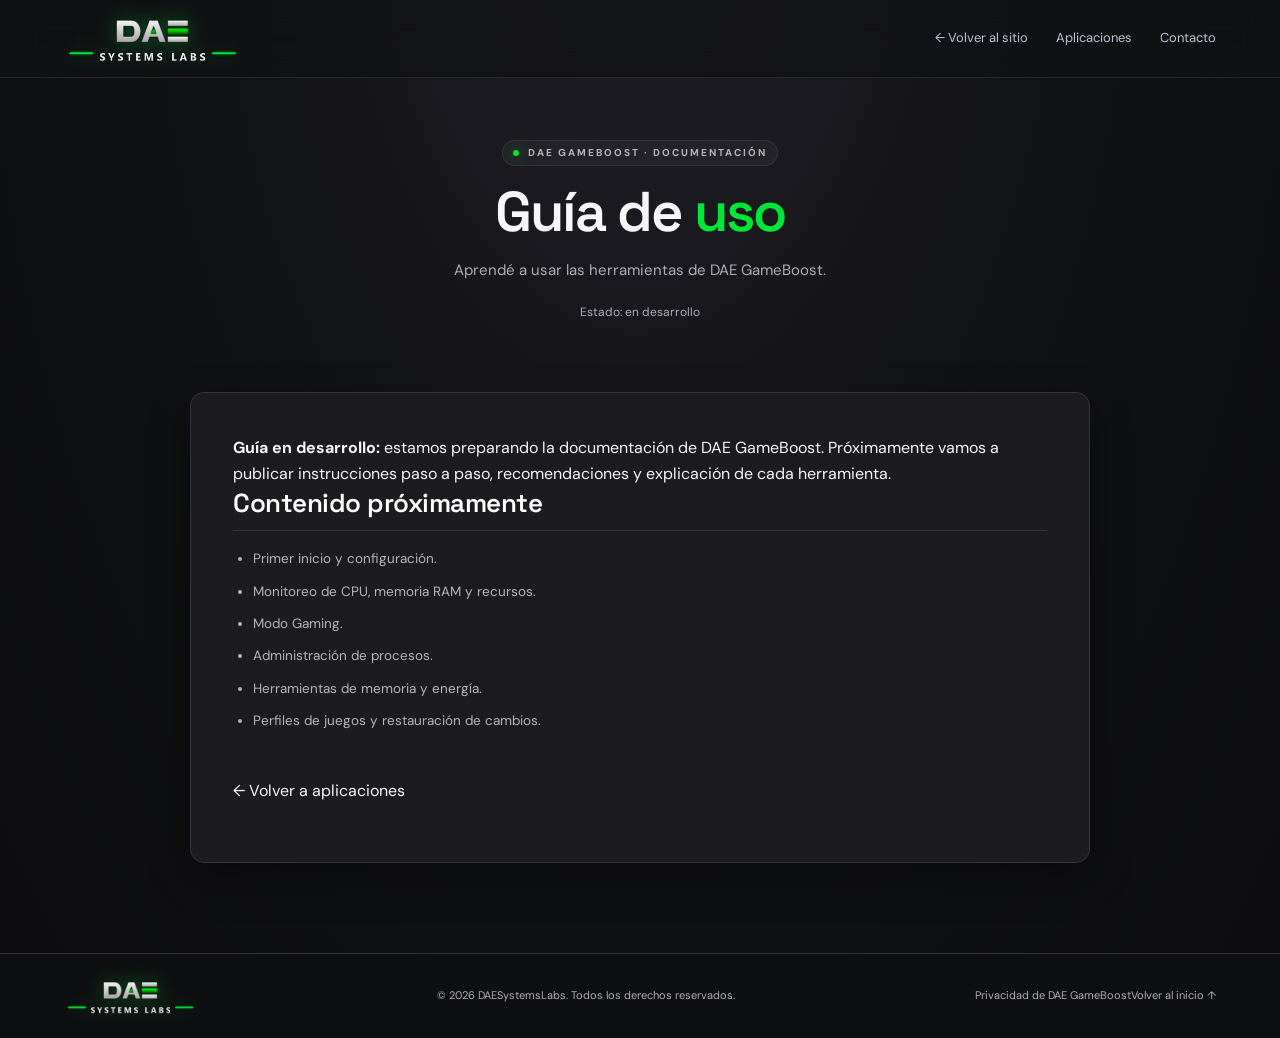
<file: guia-gameboost.html>
<!doctype html>
<html lang="es-AR">
<head>
  <meta charset="utf-8"><meta name="viewport" content="width=device-width, initial-scale=1"><meta name="theme-color" content="#111214">
  <meta name="description" content="Guía de uso de DAE GameBoost. Contenido en preparación.">
  <title>Guía de uso | DAE GameBoost</title><link rel="stylesheet" href="estilos.css"><link rel="icon" type="image/svg+xml" href="images/favicon.svg">
</head>
<body>
  <header class="header"><a class="brand" href="index.html"><img src="images/logo.png" alt="DAE Systems Labs" class="brand-logo-img"></a><nav class="nav"><a href="index.html">← Volver al sitio</a><a href="index.html#aplicaciones">Aplicaciones</a><a href="index.html#contacto">Contacto</a></nav></header>
  <main class="guide-main"><section class="guide-hero"><span class="eyebrow"><span class="dot"></span> DAE GAMEBOOST · DOCUMENTACIÓN</span><h1>Guía de <span>uso</span></h1><p>Aprendé a usar las herramientas de DAE GameBoost.</p><div class="guide-meta"><span>Estado: en desarrollo</span></div></section>
    <div class="guide-container" style="grid-template-columns:1fr;max-width:900px;margin:auto;"><article class="guide-content" style="padding:42px;"><div class="privacy-notice"><strong>Guía en desarrollo:</strong> estamos preparando la documentación de DAE GameBoost. Próximamente vamos a publicar instrucciones paso a paso, recomendaciones y explicación de cada herramienta.</div><section class="guide-section"><h2>Contenido próximamente</h2><ul><li>Primer inicio y configuración.</li><li>Monitoreo de CPU, memoria RAM y recursos.</li><li>Modo Gaming.</li><li>Administración de procesos.</li><li>Herramientas de memoria y energía.</li><li>Perfiles de juegos y restauración de cambios.</li></ul></section><p><a href="index.html#aplicaciones">← Volver a aplicaciones</a></p></article></div></main>
  <footer class="footer"><a class="brand" href="index.html"><img src="images/logo.png" alt="DAE Systems Labs" class="brand-logo-img"></a><span>© <span id="year"></span> DAESystemsLabs. Todos los derechos reservados.</span><div class="footer-links"><a href="politica-privacidad-gameboost.html">Privacidad de DAE GameBoost</a><a href="index.html">Volver al inicio ↑</a></div></footer><script>document.getElementById('year').textContent = new Date().getFullYear();</script>
</body></html>
</file>
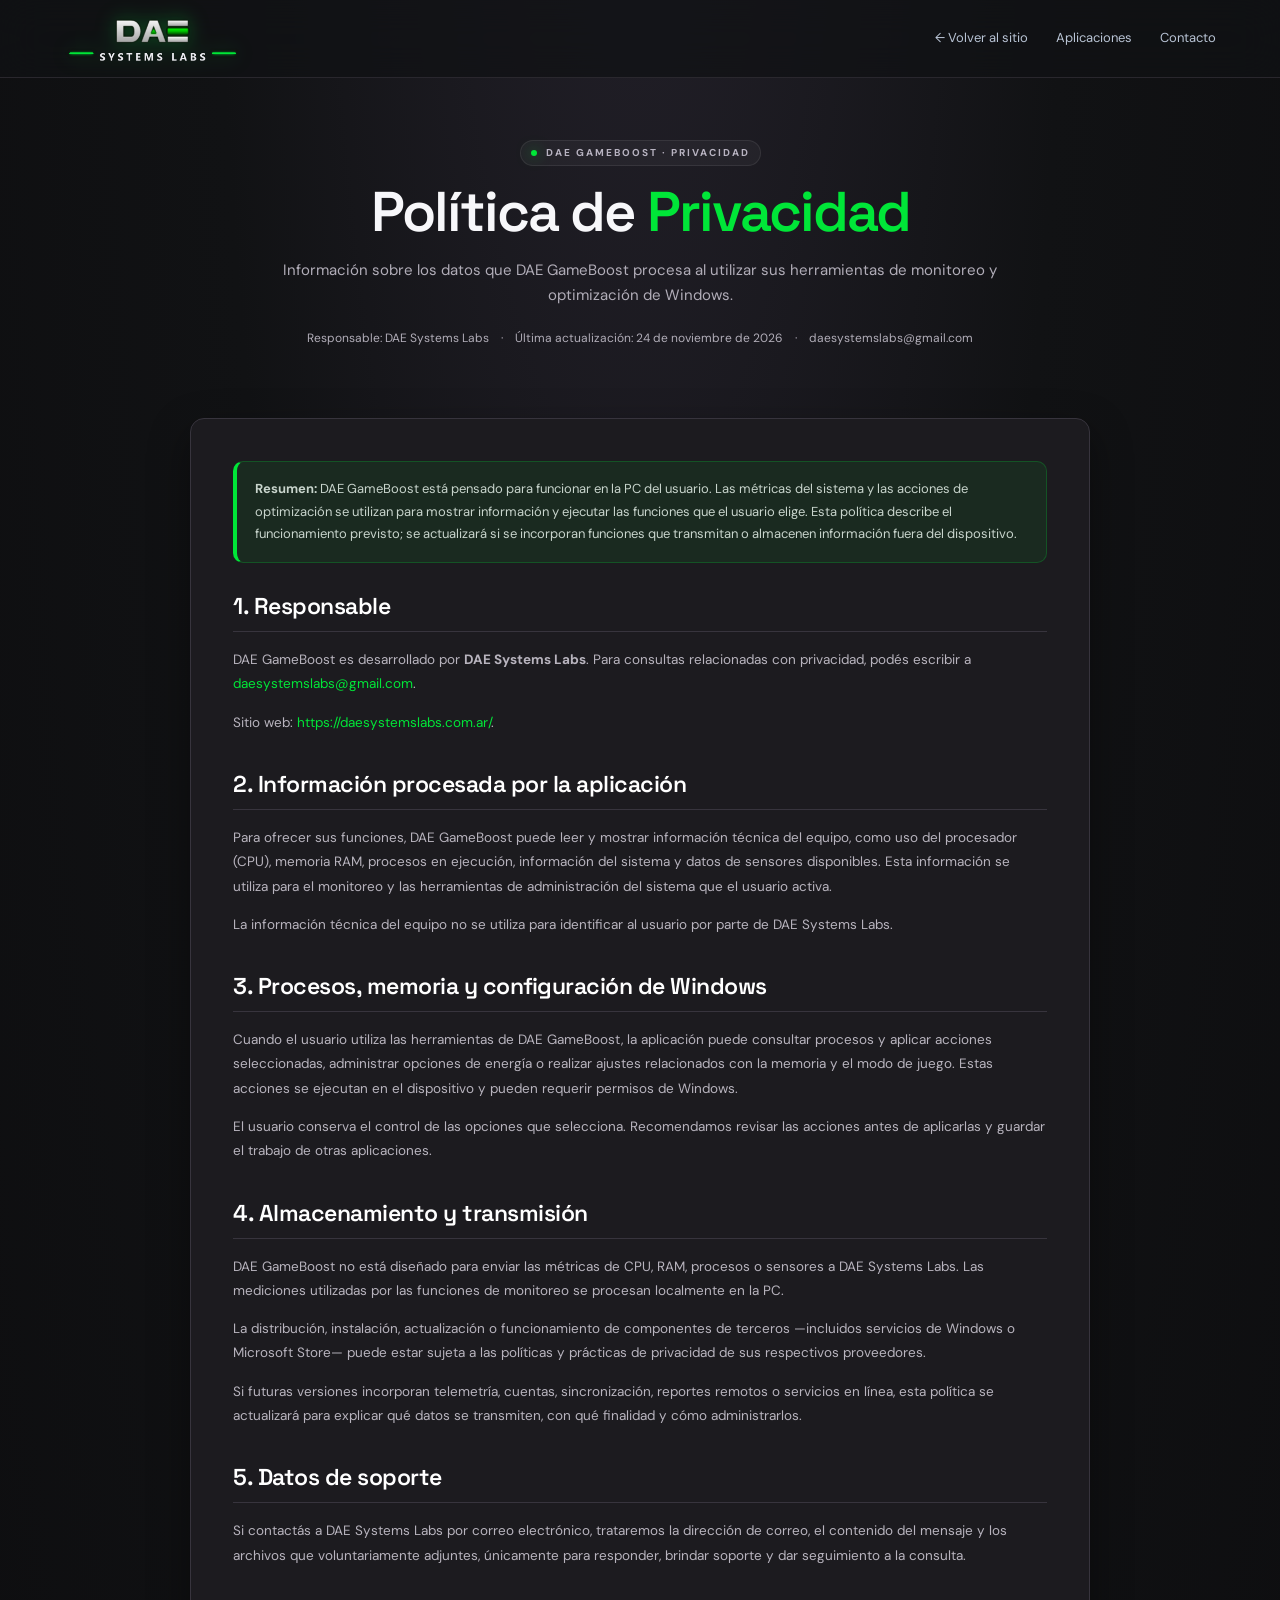
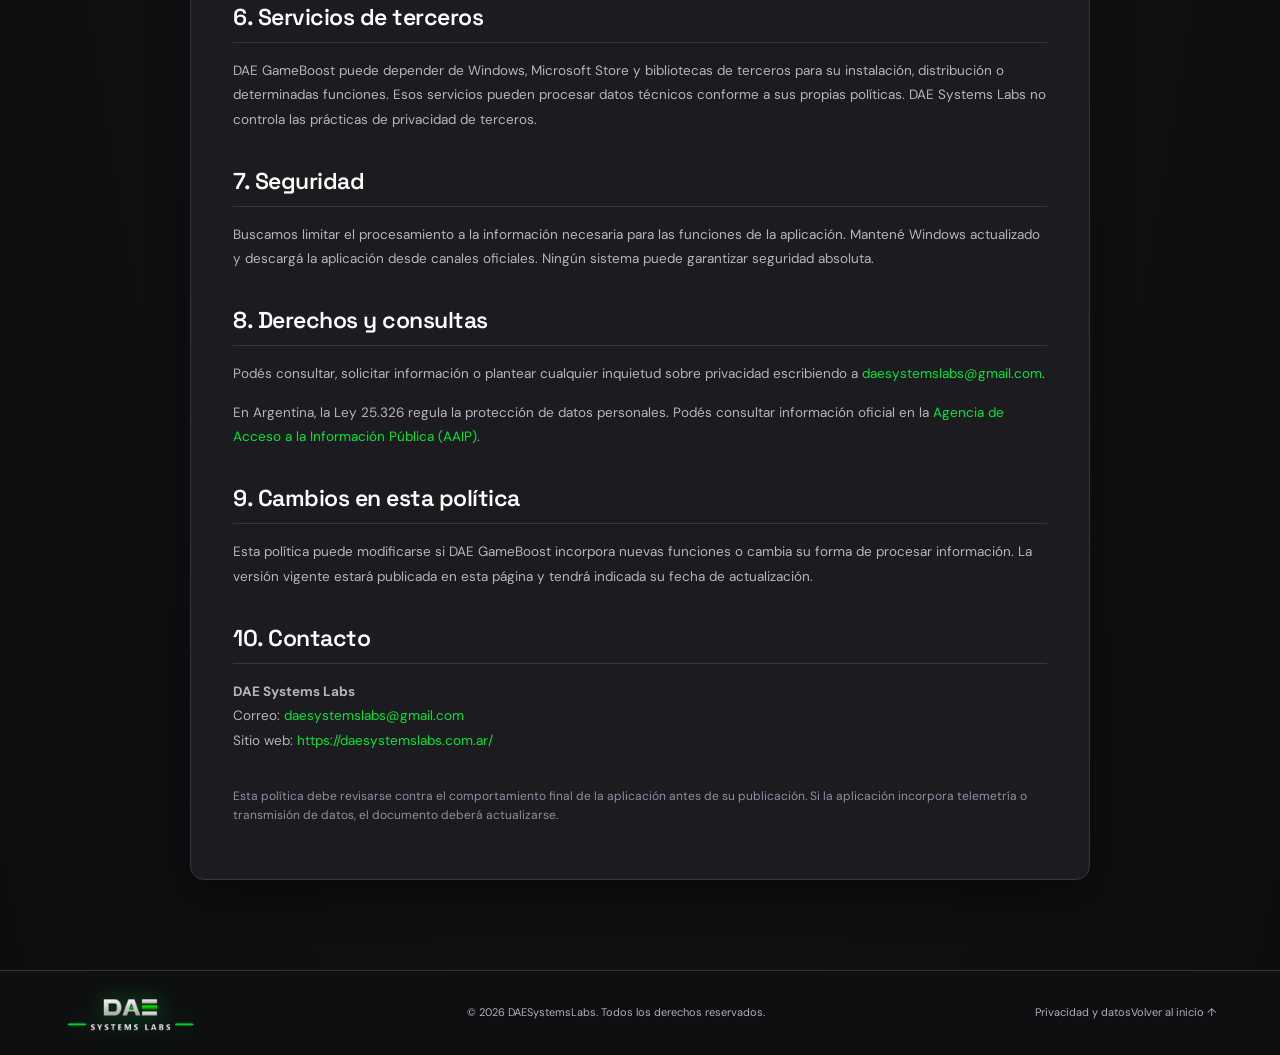
<file: politica-privacidad-gameboost.html>
<!doctype html>
<html lang="es-AR">
<head>
  <meta charset="utf-8">
  <meta name="viewport" content="width=device-width, initial-scale=1">
  <meta name="theme-color" content="#111214">
  <meta name="description" content="Política de privacidad de DAE GameBoost, utilidad de Windows para monitoreo y administración de recursos del sistema.">
  <meta name="robots" content="index,follow">
  <title>Privacidad de DAE GameBoost | DAE Systems Labs</title>
  <link rel="stylesheet" href="estilos.css">
  <link rel="icon" type="image/svg+xml" href="images/favicon.svg">
  <style>
    .privacy-notice { background:rgba(0,230,56,.07);border:1px solid rgba(0,230,56,.22);border-left:4px solid var(--mint);border-radius:10px;padding:16px 18px;margin:0 0 28px;color:#c8d4cc;font-size:13px;line-height:1.75; }
    .privacy-content .guide-section { margin-bottom:34px; }
    .privacy-content .guide-section h2 { font-size:23px; }
    .privacy-content a { color:var(--mint); }
    .privacy-content .small-note { color:#8993a2;font-size:12px; }
    @media(max-width:700px){.privacy-content{padding:24px!important;}}
  </style>
</head>
<body>
  <header class="header">
    <a class="brand" href="index.html" aria-label="DAE Systems Labs, inicio"><img src="images/logo.png" alt="DAE Systems Labs" class="brand-logo-img"></a>
    <nav class="nav"><a href="index.html">← Volver al sitio</a><a href="index.html#aplicaciones">Aplicaciones</a><a href="index.html#contacto">Contacto</a></nav>
  </header>
  <main class="guide-main">
    <section class="guide-hero">
      <span class="eyebrow"><span class="dot"></span> DAE GAMEBOOST · PRIVACIDAD</span>
      <h1>Política de <span>Privacidad</span></h1>
      <p>Información sobre los datos que DAE GameBoost procesa al utilizar sus herramientas de monitoreo y optimización de Windows.</p>
      <div class="guide-meta"><span>Responsable: DAE Systems Labs</span><span>·</span><span>Última actualización: 24 de noviembre de 2026</span><span>·</span><span><a href="mailto:daesystemslabs@gmail.com">daesystemslabs@gmail.com</a></span></div>
    </section>
    <div class="guide-container" style="grid-template-columns:1fr;max-width:900px;margin:auto;">
      <article class="guide-content privacy-content" style="padding:42px;">
        <div class="privacy-notice"><strong>Resumen:</strong> DAE GameBoost está pensado para funcionar en la PC del usuario. Las métricas del sistema y las acciones de optimización se utilizan para mostrar información y ejecutar las funciones que el usuario elige. Esta política describe el funcionamiento previsto; se actualizará si se incorporan funciones que transmitan o almacenen información fuera del dispositivo.</div>
        <section class="guide-section"><h2>1. Responsable</h2><p>DAE GameBoost es desarrollado por <strong>DAE Systems Labs</strong>. Para consultas relacionadas con privacidad, podés escribir a <a href="mailto:daesystemslabs@gmail.com">daesystemslabs@gmail.com</a>.</p><p>Sitio web: <a href="https://daesystemslabs.com.ar/">https://daesystemslabs.com.ar/</a>.</p></section>
        <section class="guide-section"><h2>2. Información procesada por la aplicación</h2><p>Para ofrecer sus funciones, DAE GameBoost puede leer y mostrar información técnica del equipo, como uso del procesador (CPU), memoria RAM, procesos en ejecución, información del sistema y datos de sensores disponibles. Esta información se utiliza para el monitoreo y las herramientas de administración del sistema que el usuario activa.</p><p>La información técnica del equipo no se utiliza para identificar al usuario por parte de DAE Systems Labs.</p></section>
        <section class="guide-section"><h2>3. Procesos, memoria y configuración de Windows</h2><p>Cuando el usuario utiliza las herramientas de DAE GameBoost, la aplicación puede consultar procesos y aplicar acciones seleccionadas, administrar opciones de energía o realizar ajustes relacionados con la memoria y el modo de juego. Estas acciones se ejecutan en el dispositivo y pueden requerir permisos de Windows.</p><p>El usuario conserva el control de las opciones que selecciona. Recomendamos revisar las acciones antes de aplicarlas y guardar el trabajo de otras aplicaciones.</p></section>
        <section class="guide-section"><h2>4. Almacenamiento y transmisión</h2><p>DAE GameBoost no está diseñado para enviar las métricas de CPU, RAM, procesos o sensores a DAE Systems Labs. Las mediciones utilizadas por las funciones de monitoreo se procesan localmente en la PC.</p><p>La distribución, instalación, actualización o funcionamiento de componentes de terceros —incluidos servicios de Windows o Microsoft Store— puede estar sujeta a las políticas y prácticas de privacidad de sus respectivos proveedores.</p><p>Si futuras versiones incorporan telemetría, cuentas, sincronización, reportes remotos o servicios en línea, esta política se actualizará para explicar qué datos se transmiten, con qué finalidad y cómo administrarlos.</p></section>
        <section class="guide-section"><h2>5. Datos de soporte</h2><p>Si contactás a DAE Systems Labs por correo electrónico, trataremos la dirección de correo, el contenido del mensaje y los archivos que voluntariamente adjuntes, únicamente para responder, brindar soporte y dar seguimiento a la consulta.</p></section>
        <section class="guide-section"><h2>6. Servicios de terceros</h2><p>DAE GameBoost puede depender de Windows, Microsoft Store y bibliotecas de terceros para su instalación, distribución o determinadas funciones. Esos servicios pueden procesar datos técnicos conforme a sus propias políticas. DAE Systems Labs no controla las prácticas de privacidad de terceros.</p></section>
        <section class="guide-section"><h2>7. Seguridad</h2><p>Buscamos limitar el procesamiento a la información necesaria para las funciones de la aplicación. Mantené Windows actualizado y descargá la aplicación desde canales oficiales. Ningún sistema puede garantizar seguridad absoluta.</p></section>
        <section class="guide-section"><h2>8. Derechos y consultas</h2><p>Podés consultar, solicitar información o plantear cualquier inquietud sobre privacidad escribiendo a <a href="mailto:daesystemslabs@gmail.com">daesystemslabs@gmail.com</a>.</p><p>En Argentina, la Ley 25.326 regula la protección de datos personales. Podés consultar información oficial en la <a href="https://www.argentina.gob.ar/aaip/datospersonales" target="_blank" rel="noopener noreferrer">Agencia de Acceso a la Información Pública (AAIP)</a>.</p></section>
        <section class="guide-section"><h2>9. Cambios en esta política</h2><p>Esta política puede modificarse si DAE GameBoost incorpora nuevas funciones o cambia su forma de procesar información. La versión vigente estará publicada en esta página y tendrá indicada su fecha de actualización.</p></section>
        <section class="guide-section"><h2>10. Contacto</h2><p><strong>DAE Systems Labs</strong><br>Correo: <a href="mailto:daesystemslabs@gmail.com">daesystemslabs@gmail.com</a><br>Sitio web: <a href="https://daesystemslabs.com.ar/">https://daesystemslabs.com.ar/</a></p></section>
        <p class="small-note">Esta política debe revisarse contra el comportamiento final de la aplicación antes de su publicación. Si la aplicación incorpora telemetría o transmisión de datos, el documento deberá actualizarse.</p>
      </article>
    </div>
  </main>
  <footer class="footer"><a class="brand" href="index.html"><img src="images/logo.png" alt="DAE Systems Labs" class="brand-logo-img"></a><span>© <span id="year"></span> DAESystemsLabs. Todos los derechos reservados.</span><div class="footer-links"><a href="privacidad.html">Privacidad y datos</a><a href="index.html">Volver al inicio ↑</a></div></footer>
  <script>document.getElementById('year').textContent = new Date().getFullYear();</script>
</body>
</html>
</file>
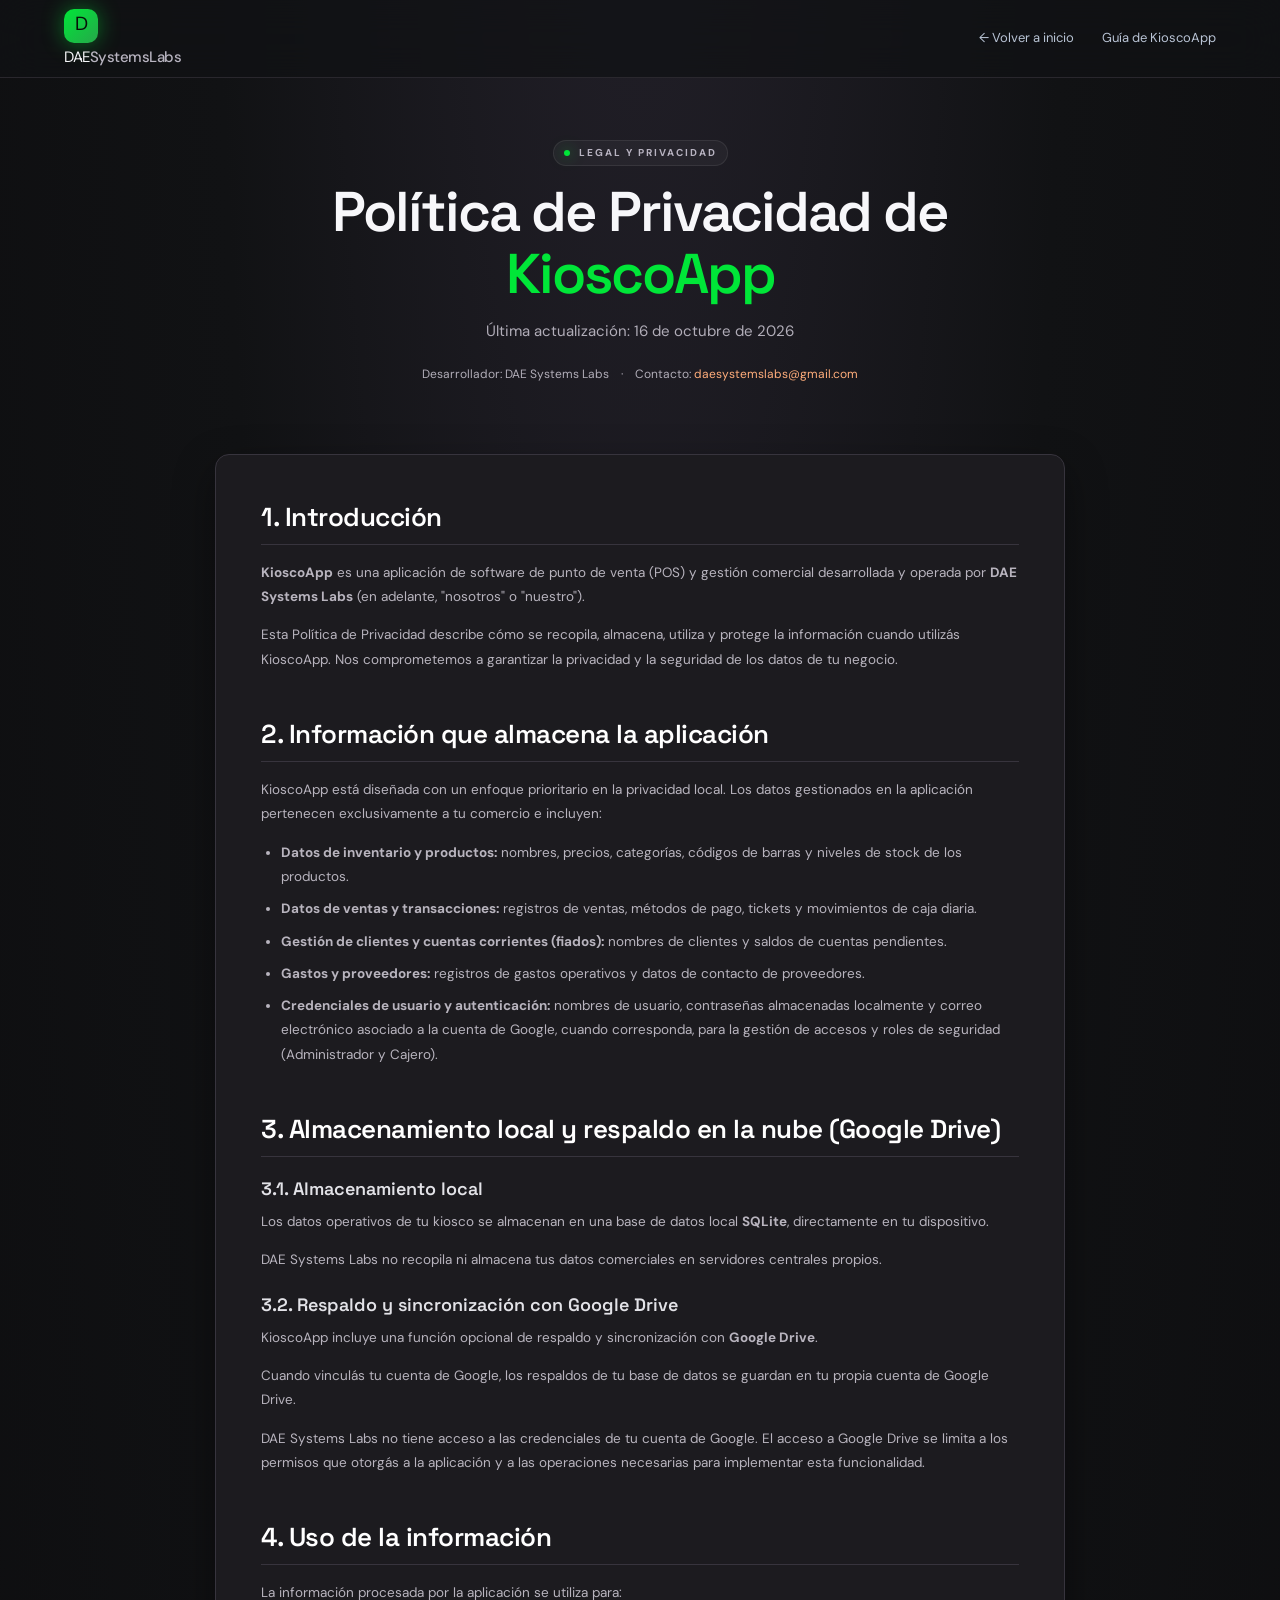
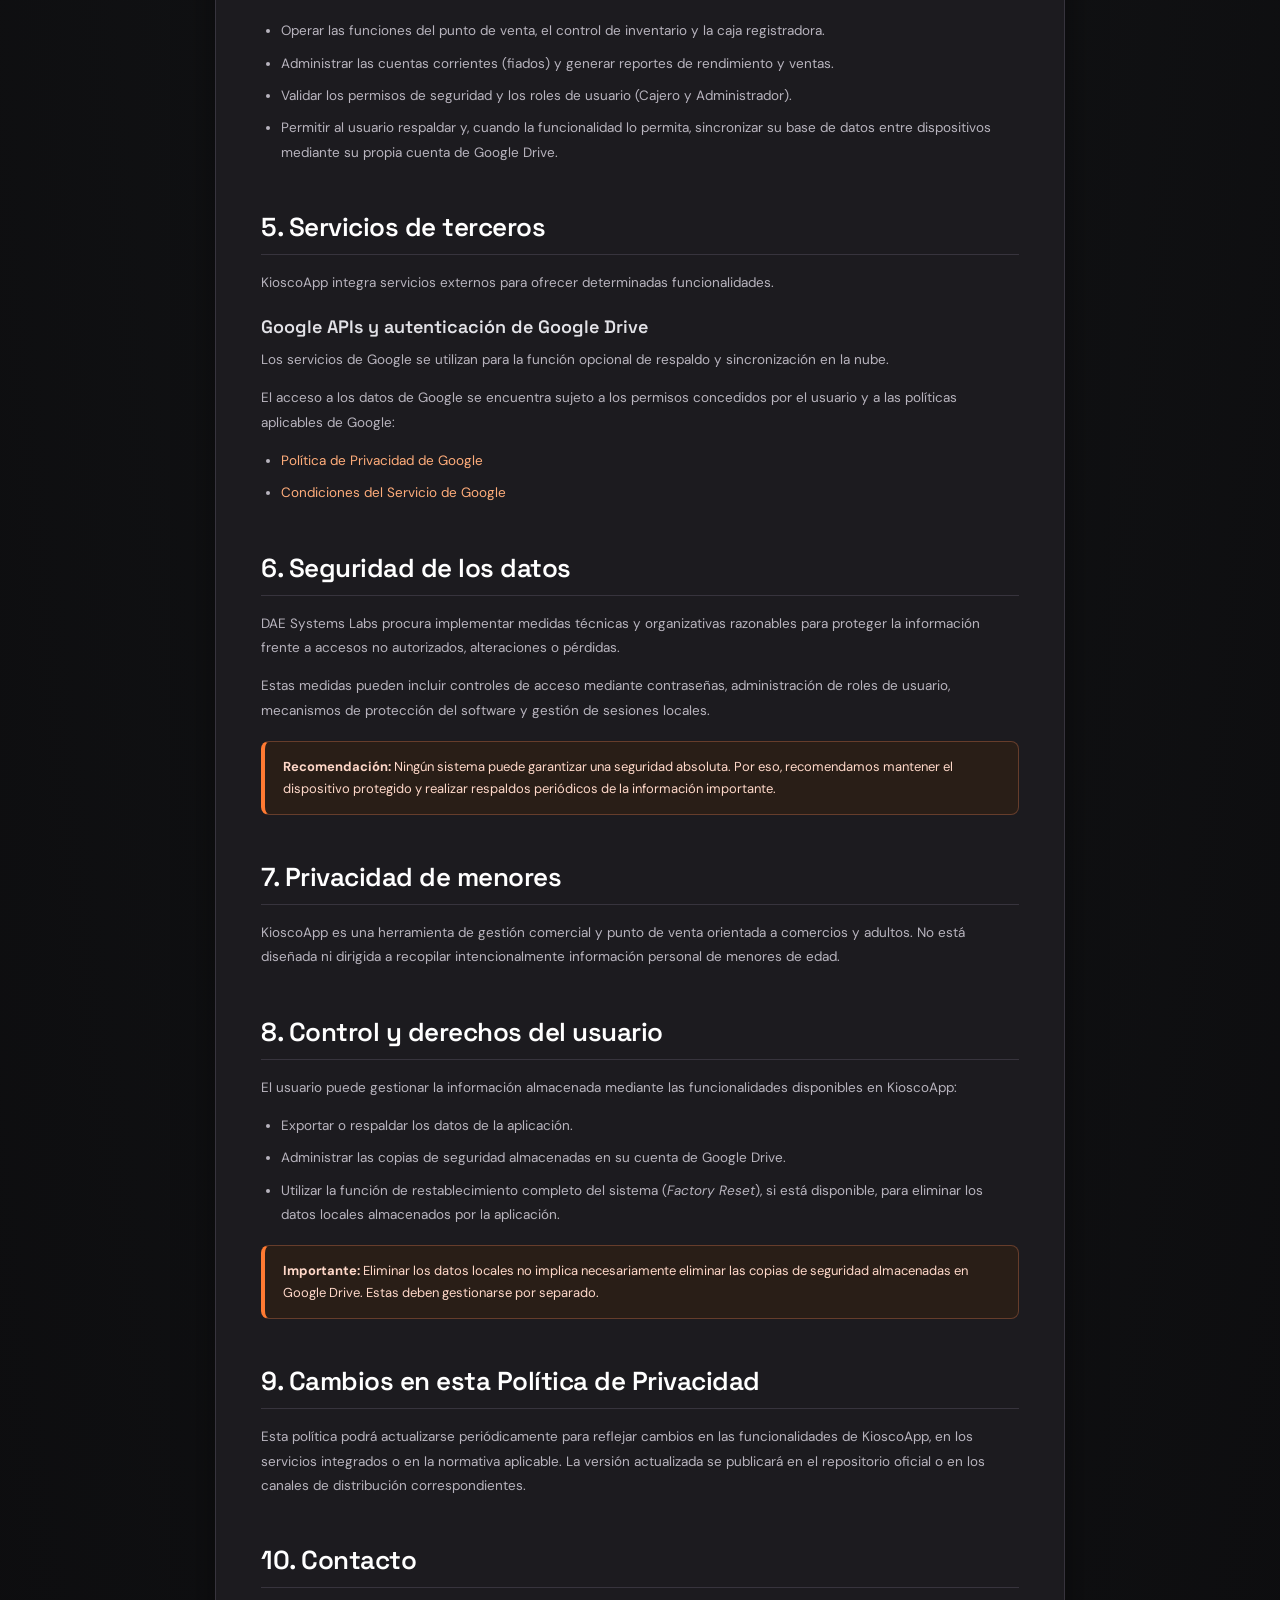
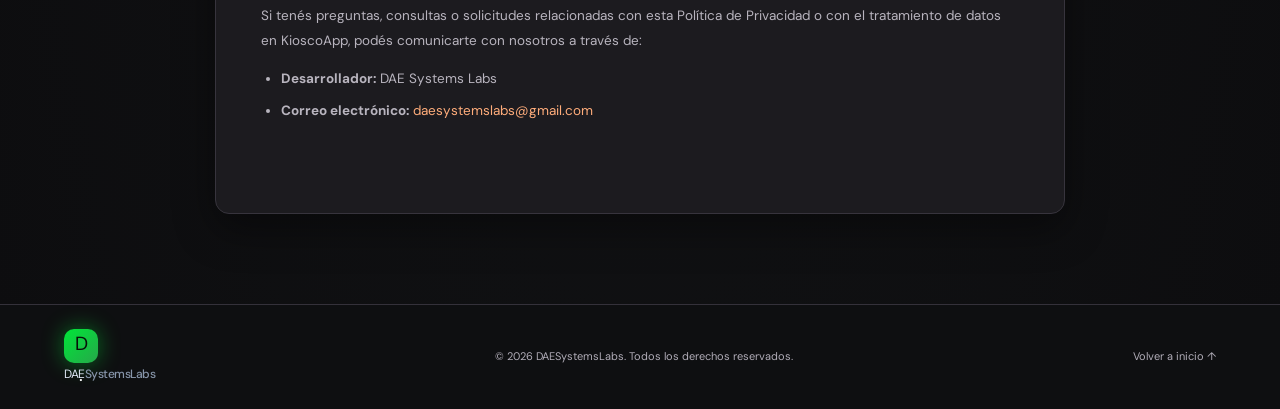
<file: politica-privacidad-kiosco.html>
<!doctype html>
<html lang="es">
<head>
  <meta charset="utf-8">
  <meta name="viewport" content="width=device-width, initial-scale=1">
  <meta name="theme-color" content="#111214">
  <meta name="description" content="Política de Privacidad de KioscoApp — DAE Systems Labs.">
  <title>Política de Privacidad | KioscoApp — DAESystemsLabs</title>
  <link rel="stylesheet" href="estilos.css">
  <link rel="icon" type="image/svg+xml" href="images/favicon.svg">
</head>
<body class="kiosk-theme">
  <header class="header">
    <a class="brand" href="index.html" aria-label="DAESystemsLabs, inicio">
      <span class="brand-mark">D<span>.</span></span>
      <span class="brand-name">DAE<span>SystemsLabs</span></span>
    </a>
    <nav class="nav">
      <a href="index.html">← Volver a inicio</a>
      <a href="guia-kiosco.html">Guía de KioscoApp</a>
    </nav>
  </header>

  <main class="guide-main">
    <section class="guide-hero">
      <span class="eyebrow"><span class="dot kiosk-dot"></span> LEGAL Y PRIVACIDAD</span>
      <h1>Política de Privacidad de <span>KioscoApp</span></h1>
      <p>Última actualización: 16 de octubre de 2026</p>
      <div class="guide-meta">
        <span>Desarrollador: DAE Systems Labs</span>
        <span>·</span>
        <span>Contacto: <a href="mailto:daesystemslabs@gmail.com" style="color:#ffad7b">daesystemslabs@gmail.com</a></span>
      </div>
    </section>

    <div class="guide-container" style="grid-template-columns: 1fr; max-width: 850px; margin: auto;">
      <article class="guide-content" style="padding: 45px;">

        <section class="guide-section">
          <h2>1. Introducción</h2>
          <p><strong>KioscoApp</strong> es una aplicación de software de punto de venta (POS) y gestión comercial desarrollada y operada por <strong>DAE Systems Labs</strong> (en adelante, "nosotros" o "nuestro").</p>
          <p>Esta Política de Privacidad describe cómo se recopila, almacena, utiliza y protege la información cuando utilizás KioscoApp. Nos comprometemos a garantizar la privacidad y la seguridad de los datos de tu negocio.</p>
        </section>

        <section class="guide-section">
          <h2>2. Información que almacena la aplicación</h2>
          <p>KioscoApp está diseñada con un enfoque prioritario en la privacidad local. Los datos gestionados en la aplicación pertenecen exclusivamente a tu comercio e incluyen:</p>
          <ul>
            <li><strong>Datos de inventario y productos:</strong> nombres, precios, categorías, códigos de barras y niveles de stock de los productos.</li>
            <li><strong>Datos de ventas y transacciones:</strong> registros de ventas, métodos de pago, tickets y movimientos de caja diaria.</li>
            <li><strong>Gestión de clientes y cuentas corrientes (fiados):</strong> nombres de clientes y saldos de cuentas pendientes.</li>
            <li><strong>Gastos y proveedores:</strong> registros de gastos operativos y datos de contacto de proveedores.</li>
            <li><strong>Credenciales de usuario y autenticación:</strong> nombres de usuario, contraseñas almacenadas localmente y correo electrónico asociado a la cuenta de Google, cuando corresponda, para la gestión de accesos y roles de seguridad (Administrador y Cajero).</li>
          </ul>
        </section>

        <section class="guide-section">
          <h2>3. Almacenamiento local y respaldo en la nube (Google Drive)</h2>
          <h3>3.1. Almacenamiento local</h3>
          <p>Los datos operativos de tu kiosco se almacenan en una base de datos local <strong>SQLite</strong>, directamente en tu dispositivo.</p>
          <p>DAE Systems Labs no recopila ni almacena tus datos comerciales en servidores centrales propios.</p>

          <h3>3.2. Respaldo y sincronización con Google Drive</h3>
          <p>KioscoApp incluye una función opcional de respaldo y sincronización con <strong>Google Drive</strong>.</p>
          <p>Cuando vinculás tu cuenta de Google, los respaldos de tu base de datos se guardan en tu propia cuenta de Google Drive.</p>
          <p>DAE Systems Labs no tiene acceso a las credenciales de tu cuenta de Google. El acceso a Google Drive se limita a los permisos que otorgás a la aplicación y a las operaciones necesarias para implementar esta funcionalidad.</p>
        </section>

        <section class="guide-section">
          <h2>4. Uso de la información</h2>
          <p>La información procesada por la aplicación se utiliza para:</p>
          <ul>
            <li>Operar las funciones del punto de venta, el control de inventario y la caja registradora.</li>
            <li>Administrar las cuentas corrientes (fiados) y generar reportes de rendimiento y ventas.</li>
            <li>Validar los permisos de seguridad y los roles de usuario (Cajero y Administrador).</li>
            <li>Permitir al usuario respaldar y, cuando la funcionalidad lo permita, sincronizar su base de datos entre dispositivos mediante su propia cuenta de Google Drive.</li>
          </ul>
        </section>

        <section class="guide-section">
          <h2>5. Servicios de terceros</h2>
          <p>KioscoApp integra servicios externos para ofrecer determinadas funcionalidades.</p>
          <h3>Google APIs y autenticación de Google Drive</h3>
          <p>Los servicios de Google se utilizan para la función opcional de respaldo y sincronización en la nube.</p>
          <p>El acceso a los datos de Google se encuentra sujeto a los permisos concedidos por el usuario y a las políticas aplicables de Google:</p>
          <ul>
            <li><a href="https://policies.google.com/privacy" target="_blank" rel="noopener noreferrer" style="color:#ffad7b">Política de Privacidad de Google</a></li>
            <li><a href="https://policies.google.com/terms" target="_blank" rel="noopener noreferrer" style="color:#ffad7b">Condiciones del Servicio de Google</a></li>
          </ul>
        </section>

        <section class="guide-section">
          <h2>6. Seguridad de los datos</h2>
          <p>DAE Systems Labs procura implementar medidas técnicas y organizativas razonables para proteger la información frente a accesos no autorizados, alteraciones o pérdidas.</p>
          <p>Estas medidas pueden incluir controles de acceso mediante contraseñas, administración de roles de usuario, mecanismos de protección del software y gestión de sesiones locales.</p>
          <div class="warning-box" style="background:#291e17;border:1px solid #663d2b;border-left:4px solid #ff7a32;padding:14px 18px;border-radius:8px;color:#ffd8c9;font-size:13px;margin:18px 0;line-height:1.7">
            <strong>Recomendación:</strong> Ningún sistema puede garantizar una seguridad absoluta. Por eso, recomendamos mantener el dispositivo protegido y realizar respaldos periódicos de la información importante.
          </div>
        </section>

        <section class="guide-section">
          <h2>7. Privacidad de menores</h2>
          <p>KioscoApp es una herramienta de gestión comercial y punto de venta orientada a comercios y adultos. No está diseñada ni dirigida a recopilar intencionalmente información personal de menores de edad.</p>
        </section>

        <section class="guide-section">
          <h2>8. Control y derechos del usuario</h2>
          <p>El usuario puede gestionar la información almacenada mediante las funcionalidades disponibles en KioscoApp:</p>
          <ul>
            <li>Exportar o respaldar los datos de la aplicación.</li>
            <li>Administrar las copias de seguridad almacenadas en su cuenta de Google Drive.</li>
            <li>Utilizar la función de restablecimiento completo del sistema (<em>Factory Reset</em>), si está disponible, para eliminar los datos locales almacenados por la aplicación.</li>
          </ul>
          <div class="tip-box kiosk-tip" style="background:#291e17;border:1px solid #663d2b;border-left:4px solid #ff7a32;padding:14px 18px;border-radius:8px;color:#ffd8c9;font-size:13px;margin:18px 0;line-height:1.7">
            <strong>Importante:</strong> Eliminar los datos locales no implica necesariamente eliminar las copias de seguridad almacenadas en Google Drive. Estas deben gestionarse por separado.
          </div>
        </section>

        <section class="guide-section">
          <h2>9. Cambios en esta Política de Privacidad</h2>
          <p>Esta política podrá actualizarse periódicamente para reflejar cambios en las funcionalidades de KioscoApp, en los servicios integrados o en la normativa aplicable. La versión actualizada se publicará en el repositorio oficial o en los canales de distribución correspondientes.</p>
        </section>

        <section class="guide-section">
          <h2>10. Contacto</h2>
          <p>Si tenés preguntas, consultas o solicitudes relacionadas con esta Política de Privacidad o con el tratamiento de datos en KioscoApp, podés comunicarte con nosotros a través de:</p>
          <ul>
            <li><strong>Desarrollador:</strong> DAE Systems Labs</li>
            <li><strong>Correo electrónico:</strong> <a href="mailto:daesystemslabs@gmail.com" style="color:#ffad7b">daesystemslabs@gmail.com</a></li>
          </ul>
        </section>

      </article>
    </div>
  </main>

  <footer class="footer">
    <a class="brand" href="index.html">
      <span class="brand-mark">D<span>.</span></span>
      <span class="brand-name">DAE<span>SystemsLabs</span></span>
    </a>
    <span>© <span id="year"></span> DAESystemsLabs. Todos los derechos reservados.</span>
    <a href="index.html">Volver a inicio ↑</a>
  </footer>

  <script>
    document.getElementById('year').textContent = new Date().getFullYear();
  </script>
</body>
</html>
</file>
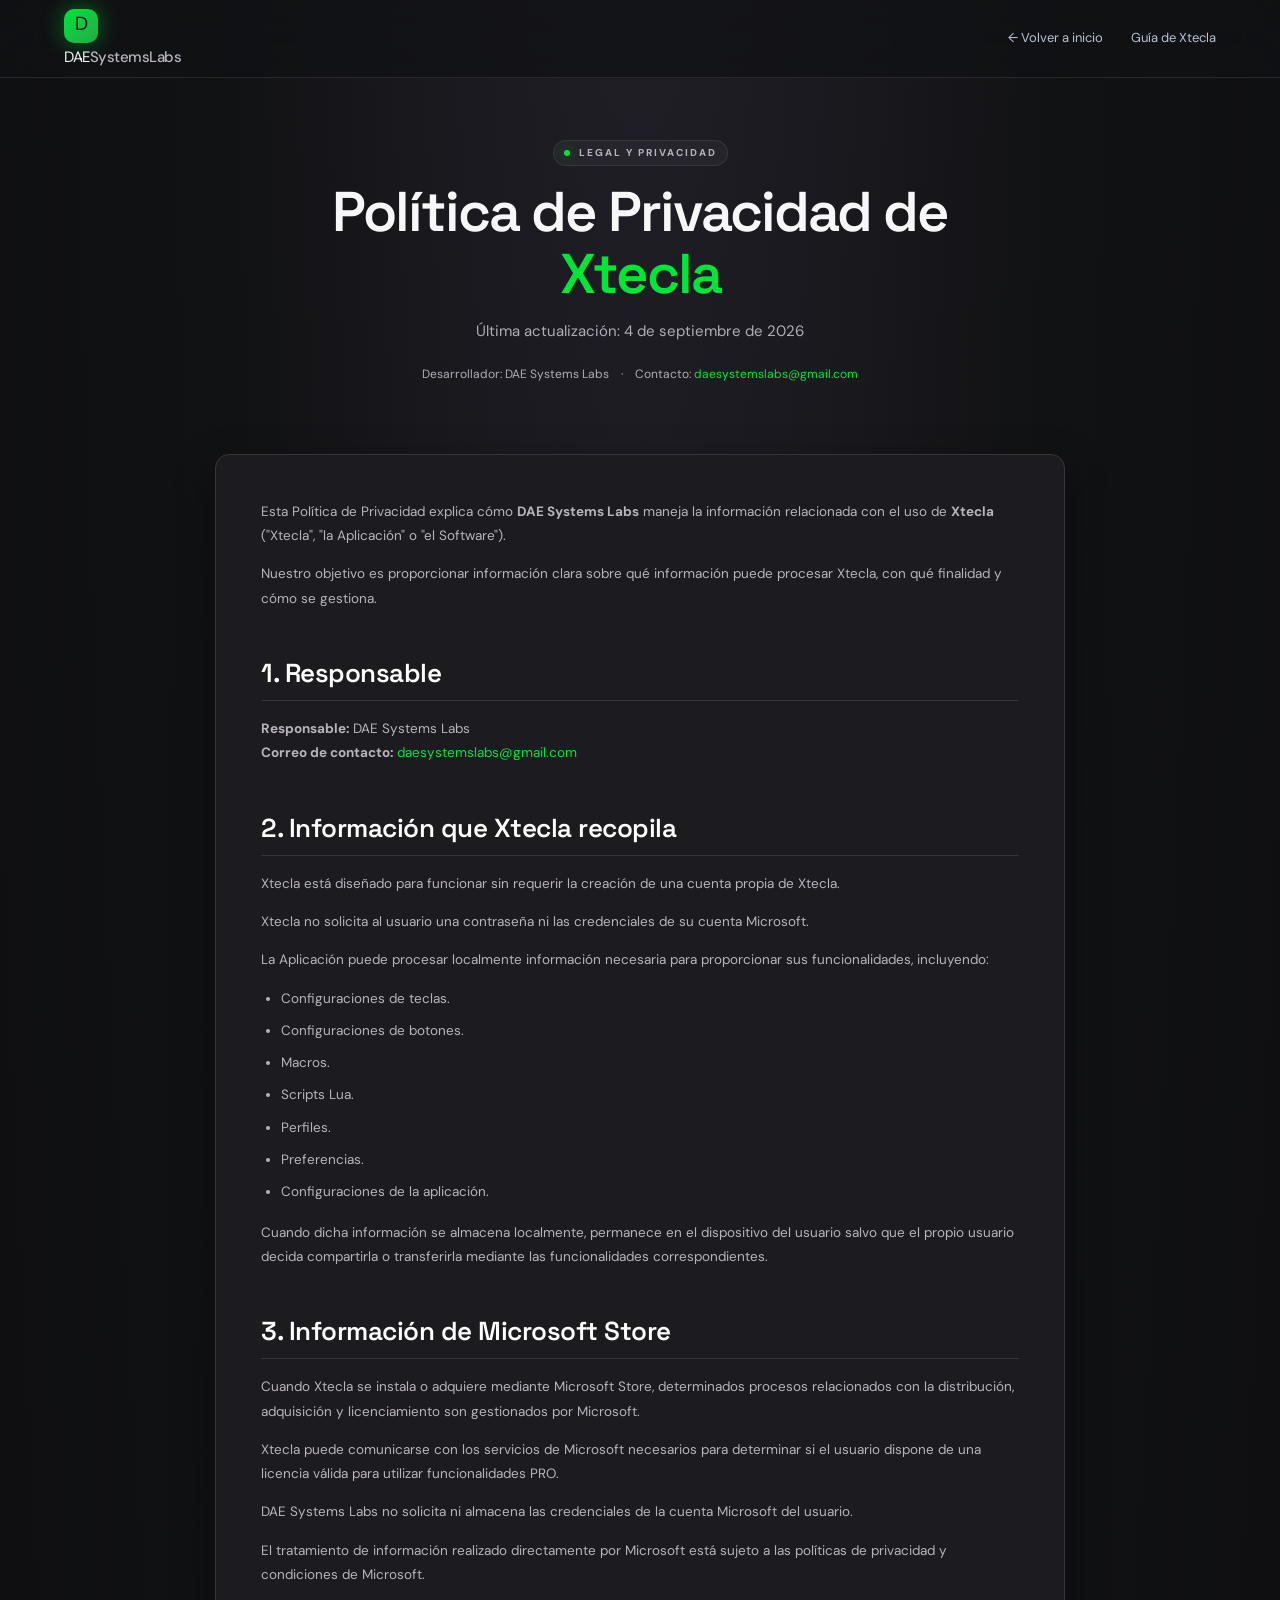
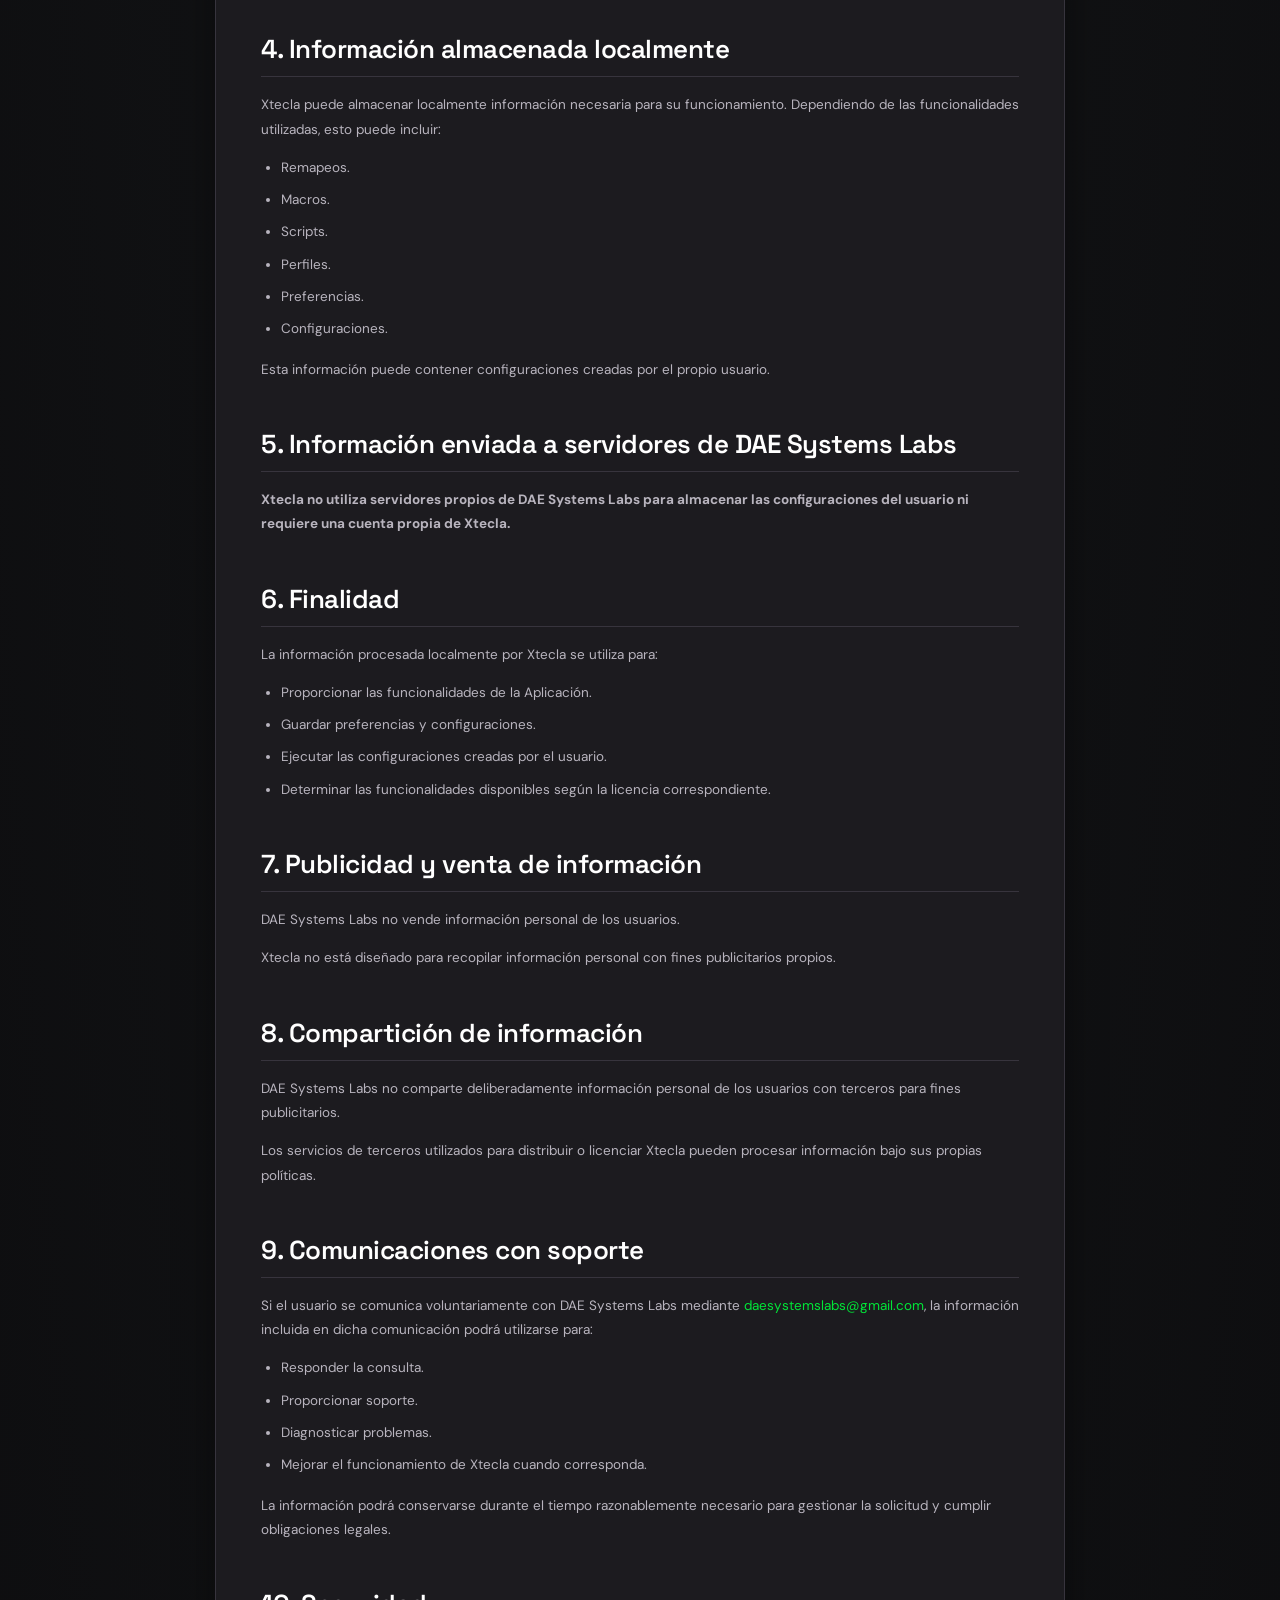
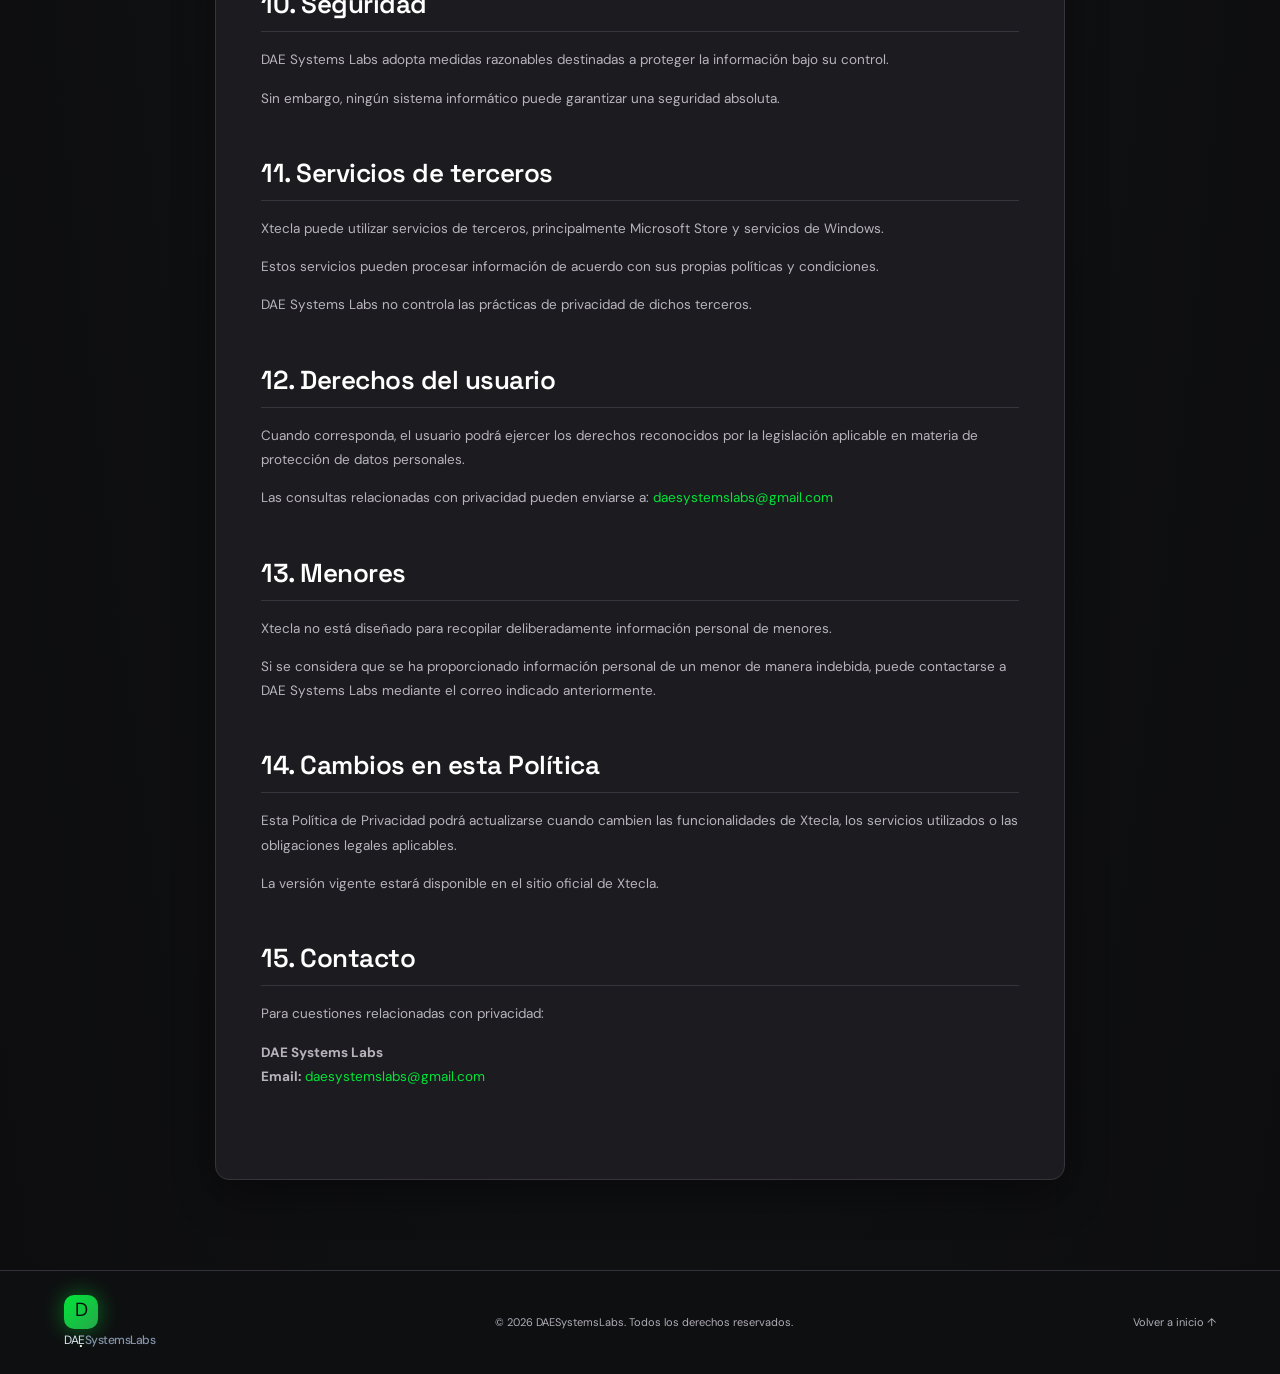
<file: politica-privacidad-xtecla.html>
<!doctype html>
<html lang="es">
<head>
  <meta charset="utf-8">
  <meta name="viewport" content="width=device-width, initial-scale=1">
  <meta name="theme-color" content="#111214">
  <meta name="description" content="Política de Privacidad de Xtecla — DAE Systems Labs.">
  <title>Política de Privacidad | Xtecla — DAESystemsLabs</title>
  <link rel="stylesheet" href="estilos.css">
  <link rel="icon" type="image/svg+xml" href="images/favicon.svg">
</head>
<body>
  <header class="header">
    <a class="brand" href="index.html" aria-label="DAESystemsLabs, inicio">
      <span class="brand-mark">D<span>.</span></span>
      <span class="brand-name">DAE<span>SystemsLabs</span></span>
    </a>
    <nav class="nav">
      <a href="index.html">← Volver a inicio</a>
      <a href="guia-xtecla.html">Guía de Xtecla</a>
    </nav>
  </header>

  <main class="guide-main">
    <section class="guide-hero">
      <span class="eyebrow"><span class="dot"></span> LEGAL Y PRIVACIDAD</span>
      <h1>Política de Privacidad de <span>Xtecla</span></h1>
      <p>Última actualización: 4 de septiembre de 2026</p>
      <div class="guide-meta">
        <span>Desarrollador: DAE Systems Labs</span>
        <span>·</span>
        <span>Contacto: <a href="mailto:daesystemslabs@gmail.com" style="color:var(--mint)">daesystemslabs@gmail.com</a></span>
      </div>
    </section>

    <div class="guide-container" style="grid-template-columns: 1fr; max-width: 850px; margin: auto;">
      <article class="guide-content" style="padding: 45px;">

        <section class="guide-section">
          <p>Esta Política de Privacidad explica cómo <strong>DAE Systems Labs</strong> maneja la información relacionada con el uso de <strong>Xtecla</strong> ("Xtecla", "la Aplicación" o "el Software").</p>
          <p>Nuestro objetivo es proporcionar información clara sobre qué información puede procesar Xtecla, con qué finalidad y cómo se gestiona.</p>
        </section>

        <section class="guide-section">
          <h2>1. Responsable</h2>
          <p><strong>Responsable:</strong> DAE Systems Labs<br>
          <strong>Correo de contacto:</strong> <a href="mailto:daesystemslabs@gmail.com" style="color:var(--mint)">daesystemslabs@gmail.com</a></p>
        </section>

        <section class="guide-section">
          <h2>2. Información que Xtecla recopila</h2>
          <p>Xtecla está diseñado para funcionar sin requerir la creación de una cuenta propia de Xtecla.</p>
          <p>Xtecla no solicita al usuario una contraseña ni las credenciales de su cuenta Microsoft.</p>
          <p>La Aplicación puede procesar localmente información necesaria para proporcionar sus funcionalidades, incluyendo:</p>
          <ul>
            <li>Configuraciones de teclas.</li>
            <li>Configuraciones de botones.</li>
            <li>Macros.</li>
            <li>Scripts Lua.</li>
            <li>Perfiles.</li>
            <li>Preferencias.</li>
            <li>Configuraciones de la aplicación.</li>
          </ul>
          <p>Cuando dicha información se almacena localmente, permanece en el dispositivo del usuario salvo que el propio usuario decida compartirla o transferirla mediante las funcionalidades correspondientes.</p>
        </section>

        <section class="guide-section">
          <h2>3. Información de Microsoft Store</h2>
          <p>Cuando Xtecla se instala o adquiere mediante Microsoft Store, determinados procesos relacionados con la distribución, adquisición y licenciamiento son gestionados por Microsoft.</p>
          <p>Xtecla puede comunicarse con los servicios de Microsoft necesarios para determinar si el usuario dispone de una licencia válida para utilizar funcionalidades PRO.</p>
          <p>DAE Systems Labs no solicita ni almacena las credenciales de la cuenta Microsoft del usuario.</p>
          <p>El tratamiento de información realizado directamente por Microsoft está sujeto a las políticas de privacidad y condiciones de Microsoft.</p>
        </section>

        <section class="guide-section">
          <h2>4. Información almacenada localmente</h2>
          <p>Xtecla puede almacenar localmente información necesaria para su funcionamiento. Dependiendo de las funcionalidades utilizadas, esto puede incluir:</p>
          <ul>
            <li>Remapeos.</li>
            <li>Macros.</li>
            <li>Scripts.</li>
            <li>Perfiles.</li>
            <li>Preferencias.</li>
            <li>Configuraciones.</li>
          </ul>
          <p>Esta información puede contener configuraciones creadas por el propio usuario.</p>
        </section>

        <section class="guide-section">
          <h2>5. Información enviada a servidores de DAE Systems Labs</h2>
          <p><strong>Xtecla no utiliza servidores propios de DAE Systems Labs para almacenar las configuraciones del usuario ni requiere una cuenta propia de Xtecla.</strong></p>
        </section>

        <section class="guide-section">
          <h2>6. Finalidad</h2>
          <p>La información procesada localmente por Xtecla se utiliza para:</p>
          <ul>
            <li>Proporcionar las funcionalidades de la Aplicación.</li>
            <li>Guardar preferencias y configuraciones.</li>
            <li>Ejecutar las configuraciones creadas por el usuario.</li>
            <li>Determinar las funcionalidades disponibles según la licencia correspondiente.</li>
          </ul>
        </section>

        <section class="guide-section">
          <h2>7. Publicidad y venta de información</h2>
          <p>DAE Systems Labs no vende información personal de los usuarios.</p>
          <p>Xtecla no está diseñado para recopilar información personal con fines publicitarios propios.</p>
        </section>

        <section class="guide-section">
          <h2>8. Compartición de información</h2>
          <p>DAE Systems Labs no comparte deliberadamente información personal de los usuarios con terceros para fines publicitarios.</p>
          <p>Los servicios de terceros utilizados para distribuir o licenciar Xtecla pueden procesar información bajo sus propias políticas.</p>
        </section>

        <section class="guide-section">
          <h2>9. Comunicaciones con soporte</h2>
          <p>Si el usuario se comunica voluntariamente con DAE Systems Labs mediante <a href="mailto:daesystemslabs@gmail.com" style="color:var(--mint)">daesystemslabs@gmail.com</a>, la información incluida en dicha comunicación podrá utilizarse para:</p>
          <ul>
            <li>Responder la consulta.</li>
            <li>Proporcionar soporte.</li>
            <li>Diagnosticar problemas.</li>
            <li>Mejorar el funcionamiento de Xtecla cuando corresponda.</li>
          </ul>
          <p>La información podrá conservarse durante el tiempo razonablemente necesario para gestionar la solicitud y cumplir obligaciones legales.</p>
        </section>

        <section class="guide-section">
          <h2>10. Seguridad</h2>
          <p>DAE Systems Labs adopta medidas razonables destinadas a proteger la información bajo su control.</p>
          <p>Sin embargo, ningún sistema informático puede garantizar una seguridad absoluta.</p>
        </section>

        <section class="guide-section">
          <h2>11. Servicios de terceros</h2>
          <p>Xtecla puede utilizar servicios de terceros, principalmente Microsoft Store y servicios de Windows.</p>
          <p>Estos servicios pueden procesar información de acuerdo con sus propias políticas y condiciones.</p>
          <p>DAE Systems Labs no controla las prácticas de privacidad de dichos terceros.</p>
        </section>

        <section class="guide-section">
          <h2>12. Derechos del usuario</h2>
          <p>Cuando corresponda, el usuario podrá ejercer los derechos reconocidos por la legislación aplicable en materia de protección de datos personales.</p>
          <p>Las consultas relacionadas con privacidad pueden enviarse a: <a href="mailto:daesystemslabs@gmail.com" style="color:var(--mint)">daesystemslabs@gmail.com</a></p>
        </section>

        <section class="guide-section">
          <h2>13. Menores</h2>
          <p>Xtecla no está diseñado para recopilar deliberadamente información personal de menores.</p>
          <p>Si se considera que se ha proporcionado información personal de un menor de manera indebida, puede contactarse a DAE Systems Labs mediante el correo indicado anteriormente.</p>
        </section>

        <section class="guide-section">
          <h2>14. Cambios en esta Política</h2>
          <p>Esta Política de Privacidad podrá actualizarse cuando cambien las funcionalidades de Xtecla, los servicios utilizados o las obligaciones legales aplicables.</p>
          <p>La versión vigente estará disponible en el sitio oficial de Xtecla.</p>
        </section>

        <section class="guide-section">
          <h2>15. Contacto</h2>
          <p>Para cuestiones relacionadas con privacidad:</p>
          <p><strong>DAE Systems Labs</strong><br>
          <strong>Email:</strong> <a href="mailto:daesystemslabs@gmail.com" style="color:var(--mint)">daesystemslabs@gmail.com</a></p>
        </section>

      </article>
    </div>
  </main>

  <footer class="footer">
    <a class="brand" href="index.html">
      <span class="brand-mark">D<span>.</span></span>
      <span class="brand-name">DAE<span>SystemsLabs</span></span>
    </a>
    <span>© <span id="year"></span> DAESystemsLabs. Todos los derechos reservados.</span>
    <a href="index.html">Volver a inicio ↑</a>
  </footer>

  <script>
    document.getElementById('year').textContent = new Date().getFullYear();
  </script>
</body>
</html>
</file>
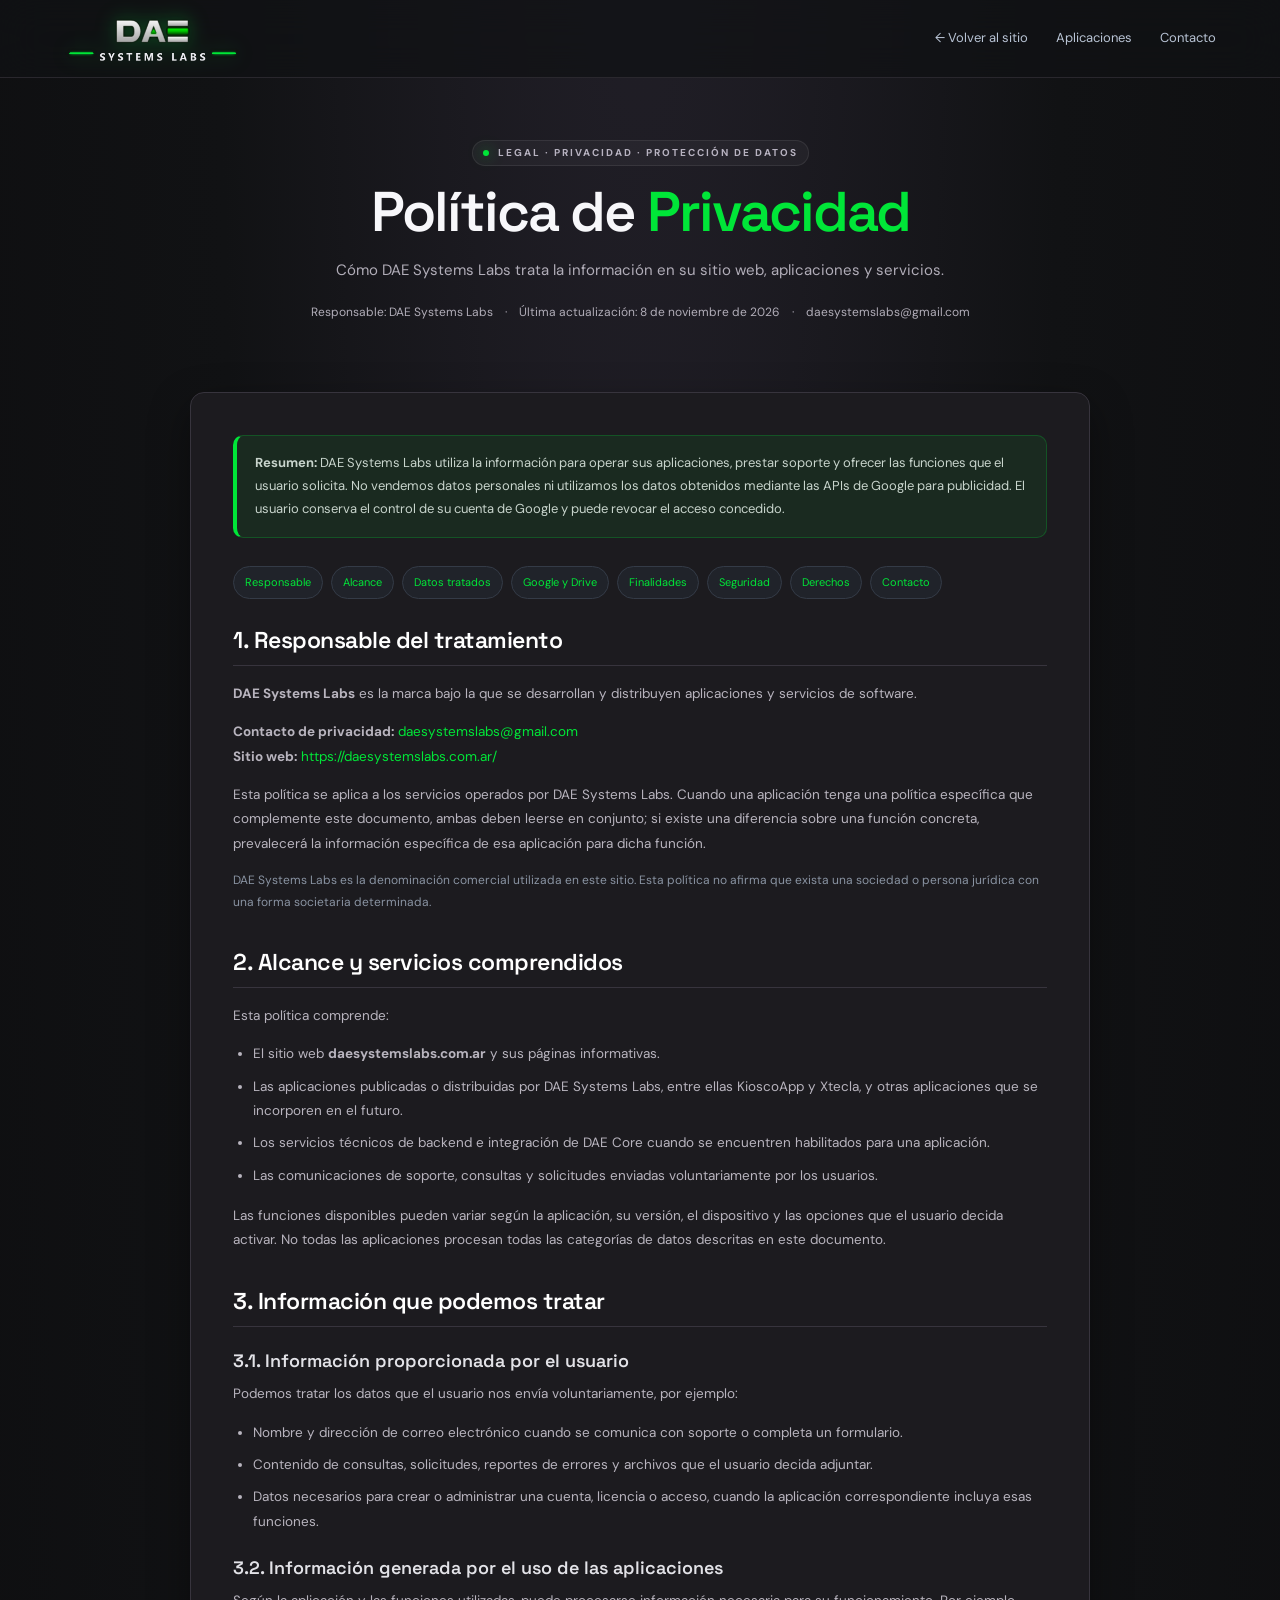
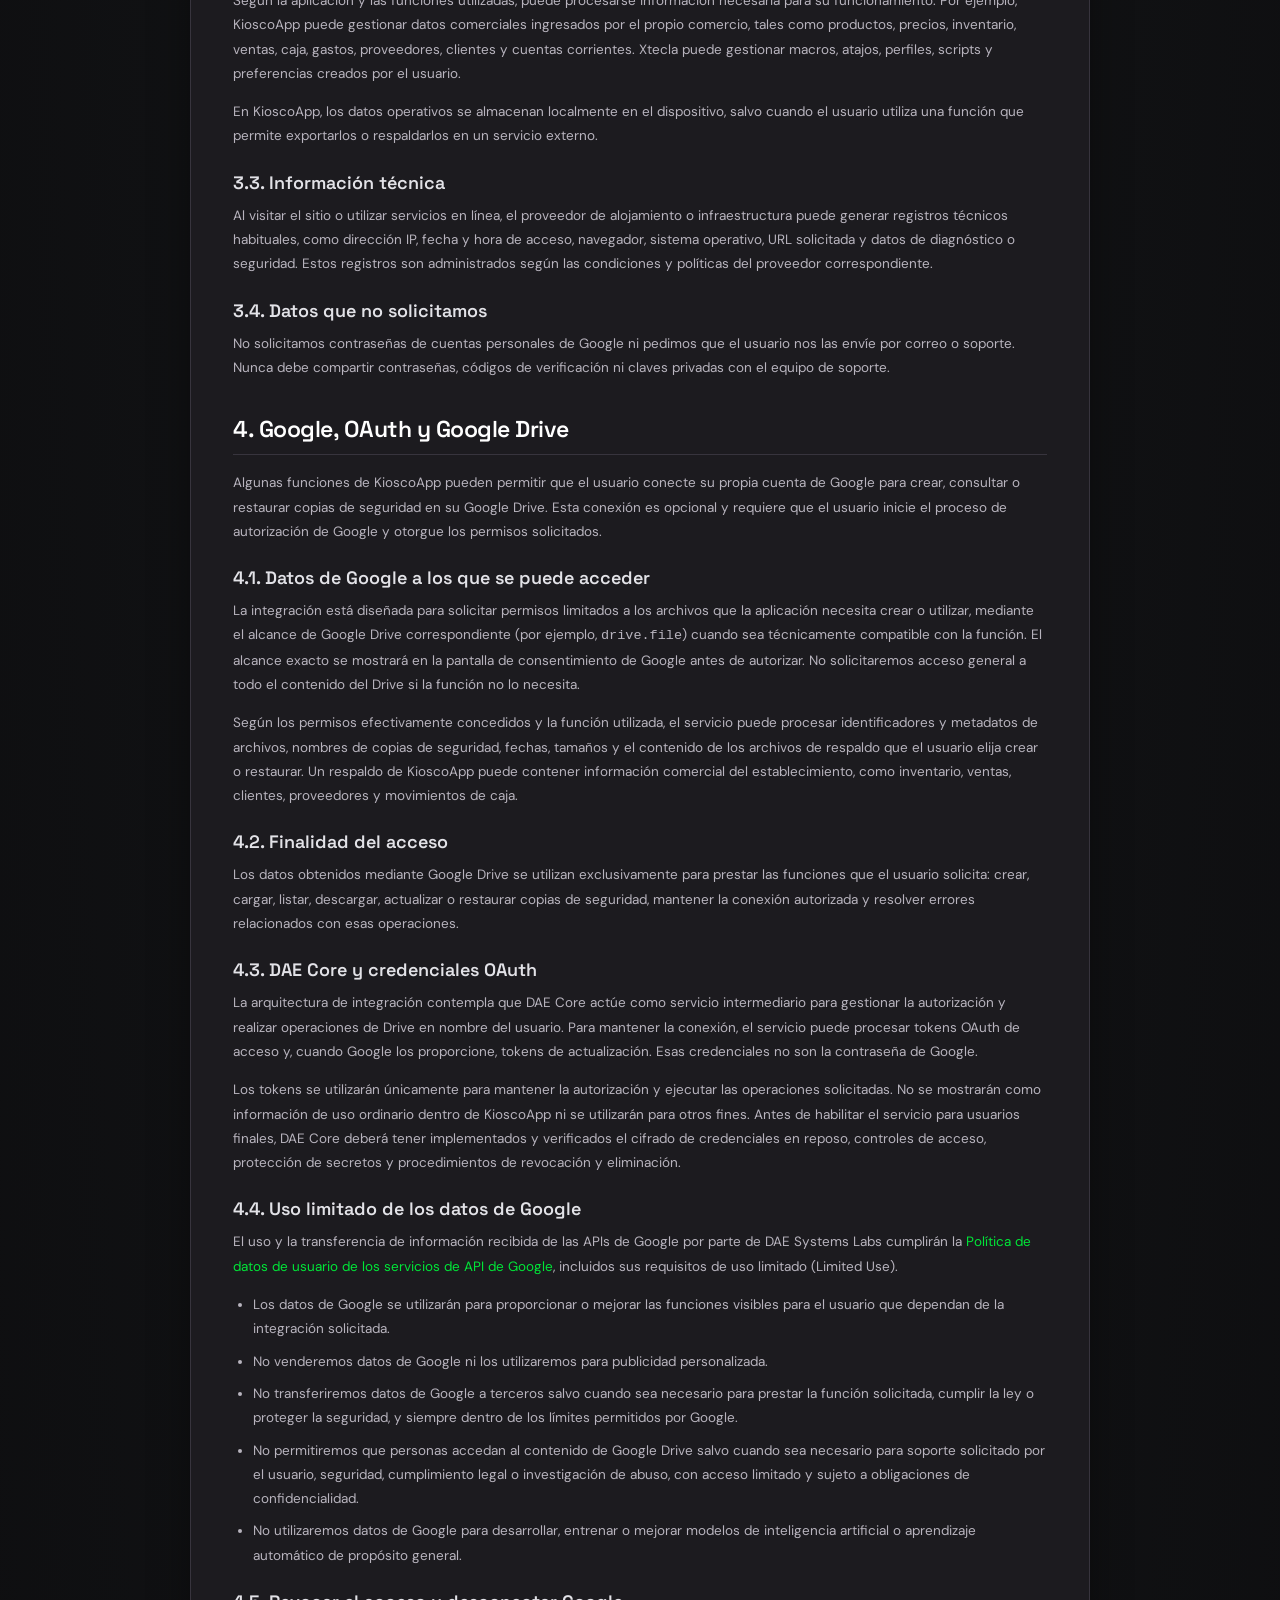
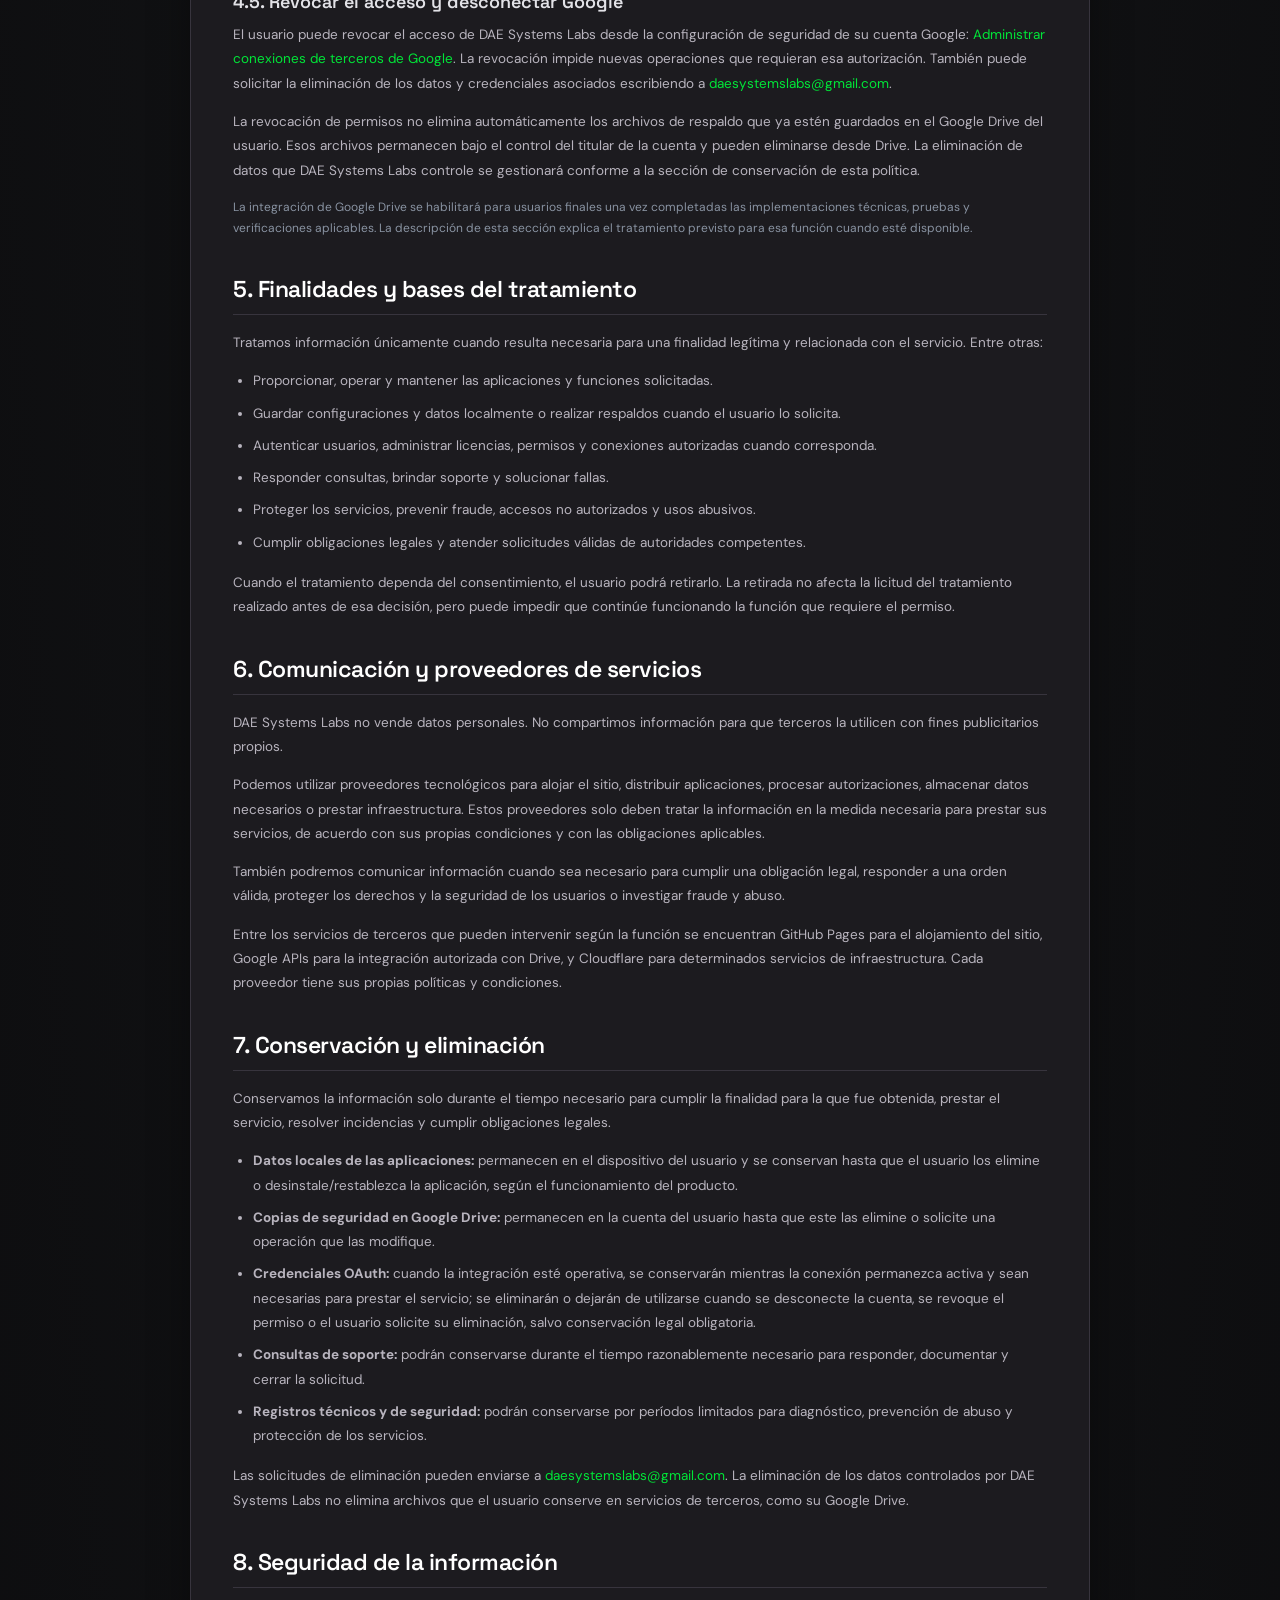
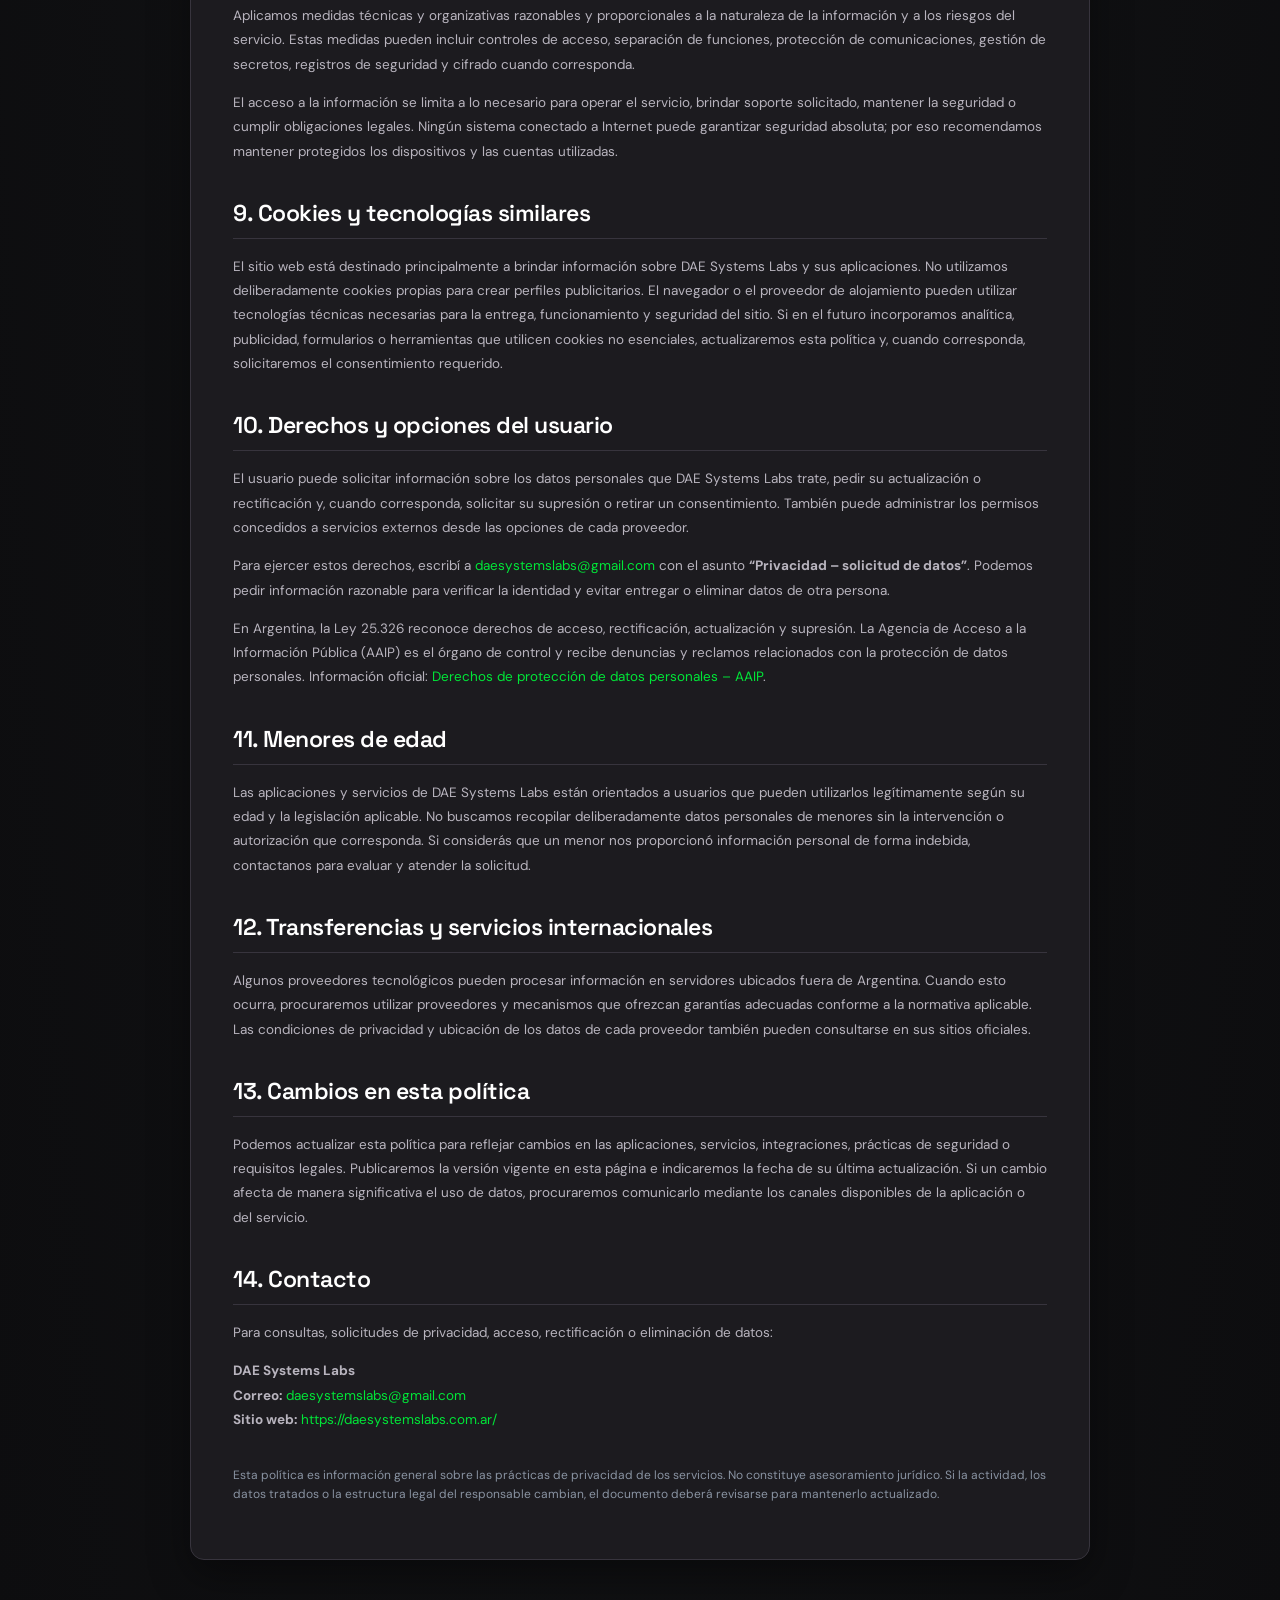
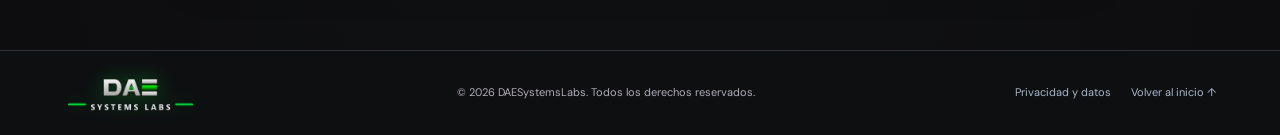
<file: privacidad.html>
<!doctype html>
<html lang="es">
<head>
  <meta charset="utf-8">
  <meta name="viewport" content="width=device-width, initial-scale=1">
  <meta name="theme-color" content="#111214">
  <meta name="description" content="Política de privacidad de DAE Systems Labs: sitio web, aplicaciones, servicios e integraciones, incluido Google Drive en KioscoApp.">
  <meta name="robots" content="index,follow">
  <title>Política de Privacidad | DAE Systems Labs</title>
  <link rel="stylesheet" href="estilos.css">
  <link rel="icon" type="image/svg+xml" href="images/favicon.svg">
  <style>
    .privacy-notice {
      background: rgba(0, 230, 56, .07);
      border: 1px solid rgba(0, 230, 56, .22);
      border-left: 4px solid var(--mint);
      border-radius: 10px;
      padding: 16px 18px;
      margin: 0 0 28px;
      color: #c8d4cc;
      font-size: 13px;
      line-height: 1.75;
    }
    .privacy-toc {
      display: flex;
      flex-wrap: wrap;
      gap: 8px;
      margin: 0 0 26px;
    }
    .privacy-toc a {
      color: #c8d3e2;
      background: #20232a;
      border: 1px solid #343b47;
      border-radius: 999px;
      padding: 7px 11px;
      font-size: 11px;
      text-decoration: none;
    }
    .privacy-toc a:hover { border-color: var(--mint); color: #fff; }
    .privacy-content .guide-section { margin-bottom: 34px; }
    .privacy-content .guide-section h2 { font-size: 23px; }
    .privacy-content .guide-section h3 { margin-top: 22px; }
    .privacy-content a { color: var(--mint); }
    .privacy-content .small-note { color: #8993a2; font-size: 12px; }
    .footer-links { display:flex; align-items:center; gap:20px; }
    .footer-links a { color:#aab7ca; }
    .footer-links a:hover { color:var(--mint); }
    @media (max-width: 700px) {
      .privacy-content { padding: 24px !important; }
      .footer-links { flex-wrap:wrap; }
    }
  </style>
</head>
<body>
  <header class="header">
    <a class="brand" href="index.html" aria-label="DAE Systems Labs, inicio">
      <img src="images/logo.png" alt="DAE Systems Labs" class="brand-logo-img">
    </a>
    <nav class="nav">
      <a href="index.html">← Volver al sitio</a>
      <a href="index.html#aplicaciones">Aplicaciones</a>
      <a href="index.html#contacto">Contacto</a>
    </nav>
  </header>

  <main class="guide-main">
    <section class="guide-hero">
      <span class="eyebrow"><span class="dot"></span> LEGAL · PRIVACIDAD · PROTECCIÓN DE DATOS</span>
      <h1>Política de <span>Privacidad</span></h1>
      <p>Cómo DAE Systems Labs trata la información en su sitio web, aplicaciones y servicios.</p>
      <div class="guide-meta">
        <span>Responsable: DAE Systems Labs</span>
        <span>·</span>
        <span>Última actualización: 8 de noviembre de 2026</span>
        <span>·</span>
        <span><a href="mailto:daesystemslabs@gmail.com">daesystemslabs@gmail.com</a></span>
      </div>
    </section>

    <div class="guide-container" style="grid-template-columns:1fr;max-width:900px;margin:auto;">
      <article class="guide-content privacy-content" style="padding:42px;">
        <div class="privacy-notice">
          <strong>Resumen:</strong> DAE Systems Labs utiliza la información para operar sus aplicaciones, prestar soporte y ofrecer las funciones que el usuario solicita. No vendemos datos personales ni utilizamos los datos obtenidos mediante las APIs de Google para publicidad. El usuario conserva el control de su cuenta de Google y puede revocar el acceso concedido.
        </div>

        <nav class="privacy-toc" aria-label="Índice de la política">
          <a href="#responsable">Responsable</a>
          <a href="#alcance">Alcance</a>
          <a href="#datos">Datos tratados</a>
          <a href="#google">Google y Drive</a>
          <a href="#uso">Finalidades</a>
          <a href="#seguridad">Seguridad</a>
          <a href="#derechos">Derechos</a>
          <a href="#contacto">Contacto</a>
        </nav>

        <section class="guide-section" id="responsable">
          <h2>1. Responsable del tratamiento</h2>
          <p><strong>DAE Systems Labs</strong> es la marca bajo la que se desarrollan y distribuyen aplicaciones y servicios de software.</p>
          <p><strong>Contacto de privacidad:</strong> <a href="mailto:daesystemslabs@gmail.com">daesystemslabs@gmail.com</a><br>
          <strong>Sitio web:</strong> <a href="https://daesystemslabs.com.ar/">https://daesystemslabs.com.ar/</a></p>
          <p>Esta política se aplica a los servicios operados por DAE Systems Labs. Cuando una aplicación tenga una política específica que complemente este documento, ambas deben leerse en conjunto; si existe una diferencia sobre una función concreta, prevalecerá la información específica de esa aplicación para dicha función.</p>
          <p class="small-note">DAE Systems Labs es la denominación comercial utilizada en este sitio. Esta política no afirma que exista una sociedad o persona jurídica con una forma societaria determinada.</p>
        </section>

        <section class="guide-section" id="alcance">
          <h2>2. Alcance y servicios comprendidos</h2>
          <p>Esta política comprende:</p>
          <ul>
            <li>El sitio web <strong>daesystemslabs.com.ar</strong> y sus páginas informativas.</li>
            <li>Las aplicaciones publicadas o distribuidas por DAE Systems Labs, entre ellas KioscoApp y Xtecla, y otras aplicaciones que se incorporen en el futuro.</li>
            <li>Los servicios técnicos de backend e integración de DAE Core cuando se encuentren habilitados para una aplicación.</li>
            <li>Las comunicaciones de soporte, consultas y solicitudes enviadas voluntariamente por los usuarios.</li>
          </ul>
          <p>Las funciones disponibles pueden variar según la aplicación, su versión, el dispositivo y las opciones que el usuario decida activar. No todas las aplicaciones procesan todas las categorías de datos descritas en este documento.</p>
        </section>

        <section class="guide-section" id="datos">
          <h2>3. Información que podemos tratar</h2>
          <h3>3.1. Información proporcionada por el usuario</h3>
          <p>Podemos tratar los datos que el usuario nos envía voluntariamente, por ejemplo:</p>
          <ul>
            <li>Nombre y dirección de correo electrónico cuando se comunica con soporte o completa un formulario.</li>
            <li>Contenido de consultas, solicitudes, reportes de errores y archivos que el usuario decida adjuntar.</li>
            <li>Datos necesarios para crear o administrar una cuenta, licencia o acceso, cuando la aplicación correspondiente incluya esas funciones.</li>
          </ul>
          <h3>3.2. Información generada por el uso de las aplicaciones</h3>
          <p>Según la aplicación y las funciones utilizadas, puede procesarse información necesaria para su funcionamiento. Por ejemplo, KioscoApp puede gestionar datos comerciales ingresados por el propio comercio, tales como productos, precios, inventario, ventas, caja, gastos, proveedores, clientes y cuentas corrientes. Xtecla puede gestionar macros, atajos, perfiles, scripts y preferencias creados por el usuario.</p>
          <p>En KioscoApp, los datos operativos se almacenan localmente en el dispositivo, salvo cuando el usuario utiliza una función que permite exportarlos o respaldarlos en un servicio externo.</p>
          <h3>3.3. Información técnica</h3>
          <p>Al visitar el sitio o utilizar servicios en línea, el proveedor de alojamiento o infraestructura puede generar registros técnicos habituales, como dirección IP, fecha y hora de acceso, navegador, sistema operativo, URL solicitada y datos de diagnóstico o seguridad. Estos registros son administrados según las condiciones y políticas del proveedor correspondiente.</p>
          <h3>3.4. Datos que no solicitamos</h3>
          <p>No solicitamos contraseñas de cuentas personales de Google ni pedimos que el usuario nos las envíe por correo o soporte. Nunca debe compartir contraseñas, códigos de verificación ni claves privadas con el equipo de soporte.</p>
        </section>

        <section class="guide-section" id="google">
          <h2>4. Google, OAuth y Google Drive</h2>
          <p>Algunas funciones de KioscoApp pueden permitir que el usuario conecte su propia cuenta de Google para crear, consultar o restaurar copias de seguridad en su Google Drive. Esta conexión es opcional y requiere que el usuario inicie el proceso de autorización de Google y otorgue los permisos solicitados.</p>
          <h3>4.1. Datos de Google a los que se puede acceder</h3>
          <p>La integración está diseñada para solicitar permisos limitados a los archivos que la aplicación necesita crear o utilizar, mediante el alcance de Google Drive correspondiente (por ejemplo, <code>drive.file</code>) cuando sea técnicamente compatible con la función. El alcance exacto se mostrará en la pantalla de consentimiento de Google antes de autorizar. No solicitaremos acceso general a todo el contenido del Drive si la función no lo necesita.</p>
          <p>Según los permisos efectivamente concedidos y la función utilizada, el servicio puede procesar identificadores y metadatos de archivos, nombres de copias de seguridad, fechas, tamaños y el contenido de los archivos de respaldo que el usuario elija crear o restaurar. Un respaldo de KioscoApp puede contener información comercial del establecimiento, como inventario, ventas, clientes, proveedores y movimientos de caja.</p>
          <h3>4.2. Finalidad del acceso</h3>
          <p>Los datos obtenidos mediante Google Drive se utilizan exclusivamente para prestar las funciones que el usuario solicita: crear, cargar, listar, descargar, actualizar o restaurar copias de seguridad, mantener la conexión autorizada y resolver errores relacionados con esas operaciones.</p>
          <h3>4.3. DAE Core y credenciales OAuth</h3>
          <p>La arquitectura de integración contempla que DAE Core actúe como servicio intermediario para gestionar la autorización y realizar operaciones de Drive en nombre del usuario. Para mantener la conexión, el servicio puede procesar tokens OAuth de acceso y, cuando Google los proporcione, tokens de actualización. Esas credenciales no son la contraseña de Google.</p>
          <p>Los tokens se utilizarán únicamente para mantener la autorización y ejecutar las operaciones solicitadas. No se mostrarán como información de uso ordinario dentro de KioscoApp ni se utilizarán para otros fines. Antes de habilitar el servicio para usuarios finales, DAE Core deberá tener implementados y verificados el cifrado de credenciales en reposo, controles de acceso, protección de secretos y procedimientos de revocación y eliminación.</p>
          <h3>4.4. Uso limitado de los datos de Google</h3>
          <p>El uso y la transferencia de información recibida de las APIs de Google por parte de DAE Systems Labs cumplirán la <a href="https://developers.google.com/terms/api-services-user-data-policy" target="_blank" rel="noopener noreferrer">Política de datos de usuario de los servicios de API de Google</a>, incluidos sus requisitos de uso limitado (Limited Use).</p>
          <ul>
            <li>Los datos de Google se utilizarán para proporcionar o mejorar las funciones visibles para el usuario que dependan de la integración solicitada.</li>
            <li>No venderemos datos de Google ni los utilizaremos para publicidad personalizada.</li>
            <li>No transferiremos datos de Google a terceros salvo cuando sea necesario para prestar la función solicitada, cumplir la ley o proteger la seguridad, y siempre dentro de los límites permitidos por Google.</li>
            <li>No permitiremos que personas accedan al contenido de Google Drive salvo cuando sea necesario para soporte solicitado por el usuario, seguridad, cumplimiento legal o investigación de abuso, con acceso limitado y sujeto a obligaciones de confidencialidad.</li>
            <li>No utilizaremos datos de Google para desarrollar, entrenar o mejorar modelos de inteligencia artificial o aprendizaje automático de propósito general.</li>
          </ul>
          <h3>4.5. Revocar el acceso y desconectar Google</h3>
          <p>El usuario puede revocar el acceso de DAE Systems Labs desde la configuración de seguridad de su cuenta Google: <a href="https://myaccount.google.com/permissions" target="_blank" rel="noopener noreferrer">Administrar conexiones de terceros de Google</a>. La revocación impide nuevas operaciones que requieran esa autorización. También puede solicitar la eliminación de los datos y credenciales asociados escribiendo a <a href="mailto:daesystemslabs@gmail.com">daesystemslabs@gmail.com</a>.</p>
          <p>La revocación de permisos no elimina automáticamente los archivos de respaldo que ya estén guardados en el Google Drive del usuario. Esos archivos permanecen bajo el control del titular de la cuenta y pueden eliminarse desde Drive. La eliminación de datos que DAE Systems Labs controle se gestionará conforme a la sección de conservación de esta política.</p>
          <p class="small-note">La integración de Google Drive se habilitará para usuarios finales una vez completadas las implementaciones técnicas, pruebas y verificaciones aplicables. La descripción de esta sección explica el tratamiento previsto para esa función cuando esté disponible.</p>
        </section>

        <section class="guide-section" id="uso">
          <h2>5. Finalidades y bases del tratamiento</h2>
          <p>Tratamos información únicamente cuando resulta necesaria para una finalidad legítima y relacionada con el servicio. Entre otras:</p>
          <ul>
            <li>Proporcionar, operar y mantener las aplicaciones y funciones solicitadas.</li>
            <li>Guardar configuraciones y datos localmente o realizar respaldos cuando el usuario lo solicita.</li>
            <li>Autenticar usuarios, administrar licencias, permisos y conexiones autorizadas cuando corresponda.</li>
            <li>Responder consultas, brindar soporte y solucionar fallas.</li>
            <li>Proteger los servicios, prevenir fraude, accesos no autorizados y usos abusivos.</li>
            <li>Cumplir obligaciones legales y atender solicitudes válidas de autoridades competentes.</li>
          </ul>
          <p>Cuando el tratamiento dependa del consentimiento, el usuario podrá retirarlo. La retirada no afecta la licitud del tratamiento realizado antes de esa decisión, pero puede impedir que continúe funcionando la función que requiere el permiso.</p>
        </section>

        <section class="guide-section" id="compartir">
          <h2>6. Comunicación y proveedores de servicios</h2>
          <p>DAE Systems Labs no vende datos personales. No compartimos información para que terceros la utilicen con fines publicitarios propios.</p>
          <p>Podemos utilizar proveedores tecnológicos para alojar el sitio, distribuir aplicaciones, procesar autorizaciones, almacenar datos necesarios o prestar infraestructura. Estos proveedores solo deben tratar la información en la medida necesaria para prestar sus servicios, de acuerdo con sus propias condiciones y con las obligaciones aplicables.</p>
          <p>También podremos comunicar información cuando sea necesario para cumplir una obligación legal, responder a una orden válida, proteger los derechos y la seguridad de los usuarios o investigar fraude y abuso.</p>
          <p>Entre los servicios de terceros que pueden intervenir según la función se encuentran GitHub Pages para el alojamiento del sitio, Google APIs para la integración autorizada con Drive, y Cloudflare para determinados servicios de infraestructura. Cada proveedor tiene sus propias políticas y condiciones.</p>
        </section>

        <section class="guide-section" id="conservacion">
          <h2>7. Conservación y eliminación</h2>
          <p>Conservamos la información solo durante el tiempo necesario para cumplir la finalidad para la que fue obtenida, prestar el servicio, resolver incidencias y cumplir obligaciones legales.</p>
          <ul>
            <li><strong>Datos locales de las aplicaciones:</strong> permanecen en el dispositivo del usuario y se conservan hasta que el usuario los elimine o desinstale/restablezca la aplicación, según el funcionamiento del producto.</li>
            <li><strong>Copias de seguridad en Google Drive:</strong> permanecen en la cuenta del usuario hasta que este las elimine o solicite una operación que las modifique.</li>
            <li><strong>Credenciales OAuth:</strong> cuando la integración esté operativa, se conservarán mientras la conexión permanezca activa y sean necesarias para prestar el servicio; se eliminarán o dejarán de utilizarse cuando se desconecte la cuenta, se revoque el permiso o el usuario solicite su eliminación, salvo conservación legal obligatoria.</li>
            <li><strong>Consultas de soporte:</strong> podrán conservarse durante el tiempo razonablemente necesario para responder, documentar y cerrar la solicitud.</li>
            <li><strong>Registros técnicos y de seguridad:</strong> podrán conservarse por períodos limitados para diagnóstico, prevención de abuso y protección de los servicios.</li>
          </ul>
          <p>Las solicitudes de eliminación pueden enviarse a <a href="mailto:daesystemslabs@gmail.com">daesystemslabs@gmail.com</a>. La eliminación de los datos controlados por DAE Systems Labs no elimina archivos que el usuario conserve en servicios de terceros, como su Google Drive.</p>
        </section>

        <section class="guide-section" id="seguridad">
          <h2>8. Seguridad de la información</h2>
          <p>Aplicamos medidas técnicas y organizativas razonables y proporcionales a la naturaleza de la información y a los riesgos del servicio. Estas medidas pueden incluir controles de acceso, separación de funciones, protección de comunicaciones, gestión de secretos, registros de seguridad y cifrado cuando corresponda.</p>
          <p>El acceso a la información se limita a lo necesario para operar el servicio, brindar soporte solicitado, mantener la seguridad o cumplir obligaciones legales. Ningún sistema conectado a Internet puede garantizar seguridad absoluta; por eso recomendamos mantener protegidos los dispositivos y las cuentas utilizadas.</p>
        </section>

        <section class="guide-section" id="cookies">
          <h2>9. Cookies y tecnologías similares</h2>
          <p>El sitio web está destinado principalmente a brindar información sobre DAE Systems Labs y sus aplicaciones. No utilizamos deliberadamente cookies propias para crear perfiles publicitarios. El navegador o el proveedor de alojamiento pueden utilizar tecnologías técnicas necesarias para la entrega, funcionamiento y seguridad del sitio. Si en el futuro incorporamos analítica, publicidad, formularios o herramientas que utilicen cookies no esenciales, actualizaremos esta política y, cuando corresponda, solicitaremos el consentimiento requerido.</p>
        </section>

        <section class="guide-section" id="derechos">
          <h2>10. Derechos y opciones del usuario</h2>
          <p>El usuario puede solicitar información sobre los datos personales que DAE Systems Labs trate, pedir su actualización o rectificación y, cuando corresponda, solicitar su supresión o retirar un consentimiento. También puede administrar los permisos concedidos a servicios externos desde las opciones de cada proveedor.</p>
          <p>Para ejercer estos derechos, escribí a <a href="mailto:daesystemslabs@gmail.com">daesystemslabs@gmail.com</a> con el asunto <strong>“Privacidad – solicitud de datos”</strong>. Podemos pedir información razonable para verificar la identidad y evitar entregar o eliminar datos de otra persona.</p>
          <p>En Argentina, la Ley 25.326 reconoce derechos de acceso, rectificación, actualización y supresión. La Agencia de Acceso a la Información Pública (AAIP) es el órgano de control y recibe denuncias y reclamos relacionados con la protección de datos personales. Información oficial: <a href="https://www.argentina.gob.ar/aaip/datospersonales" target="_blank" rel="noopener noreferrer">Derechos de protección de datos personales – AAIP</a>.</p>
        </section>

        <section class="guide-section" id="menores">
          <h2>11. Menores de edad</h2>
          <p>Las aplicaciones y servicios de DAE Systems Labs están orientados a usuarios que pueden utilizarlos legítimamente según su edad y la legislación aplicable. No buscamos recopilar deliberadamente datos personales de menores sin la intervención o autorización que corresponda. Si considerás que un menor nos proporcionó información personal de forma indebida, contactanos para evaluar y atender la solicitud.</p>
        </section>

        <section class="guide-section" id="transferencias">
          <h2>12. Transferencias y servicios internacionales</h2>
          <p>Algunos proveedores tecnológicos pueden procesar información en servidores ubicados fuera de Argentina. Cuando esto ocurra, procuraremos utilizar proveedores y mecanismos que ofrezcan garantías adecuadas conforme a la normativa aplicable. Las condiciones de privacidad y ubicación de los datos de cada proveedor también pueden consultarse en sus sitios oficiales.</p>
        </section>

        <section class="guide-section" id="cambios">
          <h2>13. Cambios en esta política</h2>
          <p>Podemos actualizar esta política para reflejar cambios en las aplicaciones, servicios, integraciones, prácticas de seguridad o requisitos legales. Publicaremos la versión vigente en esta página e indicaremos la fecha de su última actualización. Si un cambio afecta de manera significativa el uso de datos, procuraremos comunicarlo mediante los canales disponibles de la aplicación o del servicio.</p>
        </section>

        <section class="guide-section" id="contacto">
          <h2>14. Contacto</h2>
          <p>Para consultas, solicitudes de privacidad, acceso, rectificación o eliminación de datos:</p>
          <p><strong>DAE Systems Labs</strong><br>
          <strong>Correo:</strong> <a href="mailto:daesystemslabs@gmail.com">daesystemslabs@gmail.com</a><br>
          <strong>Sitio web:</strong> <a href="https://daesystemslabs.com.ar/">https://daesystemslabs.com.ar/</a></p>
        </section>

        <p class="small-note">Esta política es información general sobre las prácticas de privacidad de los servicios. No constituye asesoramiento jurídico. Si la actividad, los datos tratados o la estructura legal del responsable cambian, el documento deberá revisarse para mantenerlo actualizado.</p>
      </article>
    </div>
  </main>

  <footer class="footer">
    <a class="brand" href="index.html">
      <img src="images/logo.png" alt="DAE Systems Labs" class="brand-logo-img">
    </a>
    <span>© <span id="year"></span> DAESystemsLabs. Todos los derechos reservados.</span>
    <div class="footer-links">
      <a href="privacidad.html" aria-current="page">Privacidad y datos</a>
      <a href="index.html">Volver al inicio ↑</a>
    </div>
  </footer>
  <script>
    document.getElementById('year').textContent = new Date().getFullYear();
  </script>
</body>
</html>
</file>
<file: estilos.css>
@import url('https://fonts.googleapis.com/css2?family=DM+Sans:ital,wght@0,400;0,500;0,600;0,700;1,400&family=Space+Grotesk:wght@400;500;600;700&display=swap');

:root {
  --bg: #111214;
  --panel: #1c1b1f;
  --panel2: #252329;
  --text: #f7f7fa;
  --muted: #b1adb8;
  --line: #37343d;
  --line-glow: rgba(0, 230, 56, 0.3);
  --blue: #7c9cff;
  --blue2: #5b7df5;
  --mint: #00e638;
  --mint-glow: rgba(0, 230, 56, 0.4);
  --orange: #ff8533;
  --orange-glow: rgba(255, 133, 51, 0.4);
  --brand-accent: #8b5cf6;
  --max: 1160px;
}

* {
  box-sizing: border-box;
}

html {
  scroll-behavior: smooth;
  scroll-padding-top: 90px;
}

body {
  margin: 0;
  background: radial-gradient(ellipse at 50% -20%, #24212b 0%, #111214 48%, #0d0d0f 100%);
  color: var(--text);
  font-family: 'DM Sans', sans-serif;
  line-height: 1.6;
  overflow-x: hidden;
  position: relative;
}

a {
  color: inherit;
  text-decoration: none;
}

button {
  font: inherit;
  cursor: pointer;
}

/* ========================================================
   BARRA DE PROGRESO DE LECTURA SUPERIOR
   ======================================================== */
.scroll-progress-bar {
  position: fixed;
  top: 0;
  left: 0;
  height: 3px;
  width: 0%;
  background: linear-gradient(90deg, #00e638, #8b5cf6, #38bdf8);
  box-shadow: 0 0 12px rgba(0, 230, 56, 0.8), 0 0 20px rgba(139, 92, 246, 0.5);
  z-index: 1000;
  transition: width 0.1s ease-out;
  pointer-events: none;
}

/* ========================================================
   LUCES AMBIENTALES DE FONDO (GLOW ORBS)
   ======================================================== */
.bg-glow {
  position: fixed;
  border-radius: 50%;
  pointer-events: none;
  filter: blur(100px);
  z-index: 0;
  opacity: 0.16;
  will-change: transform;
}

.bg-glow-1 {
  width: 500px;
  height: 500px;
  background: radial-gradient(circle, #00e638 0%, rgba(0, 230, 56, 0) 70%);
  top: -100px;
  left: -100px;
  animation: floatOrb 22s ease-in-out infinite alternate;
}

.bg-glow-2 {
  width: 550px;
  height: 550px;
  background: radial-gradient(circle, #8b5cf6 0%, rgba(139, 92, 246, 0) 70%);
  top: 20%;
  right: -150px;
  animation: floatOrb 28s ease-in-out infinite alternate-reverse;
}

.bg-glow-3 {
  width: 600px;
  height: 600px;
  background: radial-gradient(circle, #38bdf8 0%, rgba(56, 189, 248, 0) 70%);
  bottom: 10%;
  left: 20%;
  animation: floatOrb 32s ease-in-out infinite alternate;
}

@keyframes floatOrb {
  0% { transform: translate(0, 0) scale(1); }
  50% { transform: translate(60px, 40px) scale(1.12); }
  100% { transform: translate(-40px, 70px) scale(0.95); }
}

/* Cursor Aura sutil */
.cursor-glow {
  position: fixed;
  width: 320px;
  height: 320px;
  border-radius: 50%;
  background: radial-gradient(circle, rgba(0, 230, 56, 0.08) 0%, rgba(139, 92, 246, 0.04) 40%, transparent 70%);
  pointer-events: none;
  transform: translate(-50%, -50%);
  z-index: 1;
  opacity: 0;
  transition: opacity 0.5s ease;
  mix-blend-mode: screen;
}
body:hover .cursor-glow {
  opacity: 1;
}

/* ========================================================
   HEADER & NAVEGACIÓN CON LOGO PERSONALIZADO
   ======================================================== */
.header {
  height: 78px;
  display: flex;
  align-items: center;
  justify-content: space-between;
  padding: 0 max(5vw, 24px);
  border-bottom: 1px solid rgba(52, 49, 58, 0.7);
  background: rgba(17, 18, 20, 0.75);
  backdrop-filter: blur(20px);
  -webkit-backdrop-filter: blur(20px);
  position: sticky;
  top: 0;
  z-index: 40;
  transition: border-color 0.3s, background 0.3s, box-shadow 0.3s;
}

.header.scrolled {
  background: rgba(15, 16, 18, 0.9);
  border-bottom-color: rgba(0, 230, 56, 0.2);
  box-shadow: 0 10px 30px rgba(0, 0, 0, 0.4);
}

.brand {
  display: flex;
  flex-direction: column;
  align-items: flex-start;
  text-decoration: none;
  gap: 2px;
  transition: transform 0.25s cubic-bezier(0.16, 1, 0.3, 1), filter 0.25s ease;
}
.brand:hover {
  transform: translateY(-1px);
  filter: brightness(1.1);
}

.brand-logo-img {
  height: 48px;
  width: auto;
  object-fit: contain;
  display: block;
  filter: drop-shadow(0 0 10px rgba(0, 230, 56, 0.3));
  transition: filter 0.3s ease, transform 0.3s ease;
}
.brand:hover .brand-logo-img {
  filter: drop-shadow(0 0 18px rgba(0, 230, 56, 0.65));
  transform: scale(1.03);
}

.brand-author {
  font-size: 9.5px;
  letter-spacing: 0.8px;
  color: #9ea0aa;
  font-family: 'Space Grotesk', sans-serif;
  font-weight: 500;
  display: block;
  line-height: 1.2;
  transition: color 0.2s ease;
}
.brand:hover .brand-author {
  color: #d1d5db;
}

/* Fallback clásico */
.brand-mark {
  width: 34px;
  height: 34px;
  border-radius: 10px;
  background: linear-gradient(135deg, #00e638, #26a84a);
  display: grid;
  place-items: center;
  font-size: 19px;
  color: #071008;
  box-shadow: 0 0 22px rgba(0, 230, 56, 0.45);
}
.brand-mark span { color: #fff; }
.brand-name { font-size: 15px; letter-spacing: -0.5px; }
.brand-name span { color: #b8b4c0; font-weight: 500; }

.nav {
  display: flex;
  gap: 28px;
  color: #b9c4d5;
  font-size: 13px;
  position: relative;
}

.nav-link {
  position: relative;
  padding: 6px 4px;
  transition: color 0.25s ease;
}
.nav-link:hover {
  color: #fff;
}
.nav-link.active {
  color: #00e638;
  font-weight: 600;
}
.nav-link::after {
  content: '';
  position: absolute;
  bottom: 0;
  left: 0;
  width: 100%;
  height: 2px;
  background: #00e638;
  border-radius: 2px;
  transform: scaleX(0);
  transform-origin: right;
  transition: transform 0.3s cubic-bezier(0.16, 1, 0.3, 1);
  box-shadow: 0 0 8px rgba(0, 230, 56, 0.8);
}
.nav-link:hover::after,
.nav-link.active::after {
  transform: scaleX(1);
  transform-origin: left;
}

.menu-toggle {
  display: none;
  background: none;
  border: 1px solid var(--line);
  color: white;
  border-radius: 8px;
  padding: 7px 10px;
  transition: border-color 0.2s, background 0.2s;
}
.menu-toggle:hover {
  border-color: #00e638;
  background: rgba(0, 230, 56, 0.1);
}

/* ========================================================
   HERO SECTION & PARTICLES CANVAS
   ======================================================== */
.hero {
  max-width: var(--max);
  margin: auto;
  min-height: 590px;
  padding: 90px 24px 80px;
  display: grid;
  grid-template-columns: 1.03fr 0.97fr;
  align-items: center;
  gap: 45px;
  position: relative;
}

.hero-particles-canvas {
  position: absolute;
  inset: 0;
  width: 100%;
  height: 100%;
  pointer-events: none;
  z-index: 1;
}

.hero-content {
  max-width: 570px;
  position: relative;
  z-index: 2;
}

.eyebrow {
  font-size: 10px;
  letter-spacing: 2px;
  color: #b8b3c1;
  font-weight: 700;
  display: inline-flex;
  align-items: center;
  gap: 9px;
  background: rgba(255, 255, 255, 0.04);
  padding: 4px 10px;
  border-radius: 20px;
  border: 1px solid rgba(255, 255, 255, 0.08);
}

.dot {
  width: 6px;
  height: 6px;
  border-radius: 50%;
  background: #00e638;
  box-shadow: 0 0 14px #00e638aa;
  animation: pulseDot 2.5s infinite;
}

@keyframes pulseDot {
  0%, 100% { box-shadow: 0 0 0 0 rgba(0, 230, 56, 0.7); }
  70% { box-shadow: 0 0 0 10px rgba(0, 230, 56, 0); }
}

.hero h1 {
  font: 600 clamp(42px, 5.4vw, 68px)/1.08 'Space Grotesk', sans-serif;
  letter-spacing: -3px;
  margin: 22px 0;
}

.hero-title-box {
  min-height: 140px;
  display: flex;
  flex-direction: column;
  justify-content: center;
}

/* Efecto de máquina de escribir con reducción del -40% */
.typewriter {
  display: inline-block;
  font-size: 0.6em; /* Reducción de -40% respecto al título h1 */
  letter-spacing: -1px;
  background: linear-gradient(90deg, #00e638 0%, #6ee7a0 50%, #38bdf8 100%);
  -webkit-background-clip: text;
  background-clip: text;
  color: transparent;
  border-right: 3px solid var(--mint);
  padding-right: 6px;
  animation: blinkCursor 0.75s infinite;
  vertical-align: middle;
}

@keyframes blinkCursor {
  0%, 100% { border-color: transparent; }
  50% { border-color: var(--mint); }
}

.hero p {
  font-size: 16px;
  color: #b8b4be;
  max-width: 500px;
  line-height: 1.8;
}

.hero-actions {
  display: flex;
  gap: 14px;
  flex-wrap: wrap;
  margin-top: 32px;
}

/* ========================================================
   BOTONES CON RIPPLE & EFECTOS LUMINOSOS
   ======================================================== */
.btn {
  border: 0;
  border-radius: 9px;
  padding: 13px 20px;
  display: inline-flex;
  align-items: center;
  justify-content: center;
  gap: 14px;
  font-size: 13px;
  font-weight: 700;
  transition: transform 0.25s cubic-bezier(0.16, 1, 0.3, 1), filter 0.25s, box-shadow 0.25s, border-color 0.25s;
  position: relative;
  overflow: hidden;
  will-change: transform;
}

.btn-primary {
  background: linear-gradient(135deg, #00e638, #55f477);
  color: #071108;
  box-shadow: 0 7px 22px rgba(0, 230, 56, 0.28);
}
.btn-primary:hover {
  background: linear-gradient(135deg, #50f36d, #9af7ad);
  box-shadow: 0 10px 30px rgba(0, 230, 56, 0.55);
  transform: translateY(-2px);
  filter: saturate(1.15);
}

.btn-ghost {
  border: 1px solid #514b5a;
  color: #f2edf8;
  background: rgba(36, 34, 41, 0.6);
  backdrop-filter: blur(8px);
}
.btn-ghost:hover {
  border-color: #a78bfa;
  background: rgba(48, 40, 61, 0.85);
  color: #fff;
  transform: translateY(-2px);
  box-shadow: 0 8px 24px rgba(167, 139, 250, 0.2);
}

/* Efecto de onda al hacer clic (ripple) */
.btn-ripple {
  position: absolute;
  border-radius: 50%;
  transform: scale(0);
  animation: rippleAnim 0.6s linear;
  background-color: rgba(255, 255, 255, 0.45);
  pointer-events: none;
}
@keyframes rippleAnim {
  to {
    transform: scale(4);
    opacity: 0;
  }
}

.hero-note {
  margin-top: 27px;
  color: #748198;
  font-size: 11px;
  display: flex;
  align-items: center;
  gap: 8px;
}
.hero-note span {
  color: #70f58b;
  animation: pulseDot 2s infinite;
}

/* ========================================================
   HERO ART & MOCKUP 3D INTERACTIVO
   ======================================================== */
.hero-art {
  height: 410px;
  position: relative;
  display: grid;
  place-items: center;
  perspective: 1000px;
  z-index: 2;
}

.orbit {
  position: absolute;
  border: 1px dashed rgba(55, 52, 61, 0.7);
  border-radius: 50%;
  pointer-events: none;
}
.orbit-one {
  width: 410px;
  height: 290px;
  animation: rotateOrbit 35s linear infinite;
}
.orbit-two {
  width: 490px;
  height: 350px;
  border-color: rgba(44, 41, 51, 0.6);
  animation: rotateOrbit 50s linear infinite reverse;
}
@keyframes rotateOrbit {
  from { transform: rotate(0deg); }
  to { transform: rotate(360deg); }
}

.app-window {
  width: min(410px, 92%);
  height: 285px;
  background: #1c1b1f;
  border: 1px solid #38383f;
  border-radius: 16px;
  box-shadow: 0 30px 90px rgba(0, 0, 0, 0.7), 0 0 55px rgba(0, 230, 56, 0.15);
  overflow: hidden;
  transform: rotate(-2deg);
  position: relative;
  z-index: 3;
  animation: floatWindow 4.5s ease-in-out infinite;
  transition: transform 0.2s cubic-bezier(0.16,1,0.3,1), box-shadow 0.3s;
}

@keyframes floatWindow {
  0%, 100% { transform: translateY(0) rotate(-4.5deg); }
  50% { transform: translateY(-22px) rotate(-1deg); }
}

.window-top {
  height: 38px;
  border-bottom: 1px solid #37343d;
  background: #161519;
  display: flex;
  align-items: center;
  gap: 6px;
  padding: 0 14px;
  color: #8998b0;
  font-size: 11px;
}

.w-dot {
  width: 8px;
  height: 8px;
  border-radius: 50%;
}
.w-dot.red { background: #ff5f56; }
.w-dot.yellow { background: #ffbd2e; }
.w-dot.green { background: #27c93f; }

.window-top b {
  margin-left: 9px;
  font-weight: 500;
  color: #d1d5db;
}

.live-status-pill {
  margin-left: auto;
  font-size: 9px;
  background: rgba(0, 230, 56, 0.12);
  border: 1px solid rgba(0, 230, 56, 0.3);
  color: #70f58b;
  padding: 2px 7px;
  border-radius: 20px;
  display: flex;
  align-items: center;
  gap: 5px;
}

.status-pulse {
  width: 5px;
  height: 5px;
  border-radius: 50%;
  background: #00e638;
  box-shadow: 0 0 6px #00e638;
  animation: pulseDot 1.8s infinite;
}

.window-body {
  display: flex;
  height: calc(100% - 38px);
}

.side-line {
  width: 48px;
  border-right: 1px solid #37343d;
  background: #17171a;
  display: flex;
  flex-direction: column;
  align-items: center;
  padding: 14px 0;
  gap: 12px;
}

.side-icon {
  font-size: 13px;
  color: #606b7d;
  cursor: pointer;
  transition: color 0.2s, transform 0.2s;
}
.side-icon:hover, .side-icon.active {
  color: #00e638;
  transform: scale(1.15);
}

.dash-main {
  padding: 20px 20px;
  flex: 1;
}

.dash-label {
  font-size: 8px;
  letter-spacing: 1.4px;
  color: #72819b;
  font-weight: 700;
}

.dash-title {
  font: 600 20px 'Space Grotesk', sans-serif;
  margin: 3px 0 13px;
  color: #fff;
}

.dash-bars {
  display: flex;
  gap: 6px;
  margin-bottom: 14px;
}
.dash-bars i {
  height: 4px;
  border-radius: 5px;
  background: #3b4a63;
  width: 24%;
  animation: shimmerBar 2.5s ease-in-out infinite;
}
.dash-bars i:first-child {
  background: linear-gradient(90deg, #00e638, #6ee7a0);
  width: 42%;
}
.dash-bars i:nth-child(2) { animation-delay: 0.3s; }
.dash-bars i:nth-child(3) { animation-delay: 0.6s; }

@keyframes shimmerBar {
  0%, 100% { opacity: 0.6; }
  50% { opacity: 1; filter: brightness(1.3); }
}

/* Tarjetas interactivas dentro del mockup de Workspace */
.dash-card {
  height: 48px;
  border: 1px solid #37343d;
  background: #252329;
  border-radius: 8px;
  margin-top: 8px;
  display: flex;
  align-items: center;
  padding: 0 11px;
  gap: 10px;
  cursor: pointer;
  transition: all 0.25s ease;
  user-select: none;
}
.dash-card:hover {
  background: #2d2a33;
  border-color: #00e638;
  transform: translateX(3px);
  box-shadow: 0 4px 15px rgba(0, 0, 0, 0.3);
}
.dash-card.card-active {
  border-color: #00e638;
  background: rgba(0, 230, 56, 0.08);
}

.mini-icon {
  width: 26px;
  height: 26px;
  border-radius: 6px;
  background: #35353b;
  color: #d2d2d8;
  display: grid;
  place-items: center;
  font-size: 13px;
  transition: background 0.2s, color 0.2s;
}
.dash-card:hover .mini-icon {
  background: #00e638;
  color: #071108;
}

.dash-card b, .dash-card small {
  display: block;
}
.dash-card b {
  font-size: 10px;
  color: #f3f4f6;
}
.dash-card small {
  color: #8392a9;
  font-size: 8px;
  transition: color 0.2s;
}
.dash-card:hover small {
  color: #a7f3d0;
}

.check {
  margin-left: auto;
  font-size: 12px;
  color: #70f58b;
  transition: transform 0.25s, color 0.25s;
}
.dash-card:hover .check {
  transform: scale(1.25);
}

/* Floating chips con magnetismo y brillo */
.float-chip {
  position: absolute;
  background: rgba(41, 37, 47, 0.9);
  border: 1px solid #51445f;
  padding: 11px 16px;
  border-radius: 11px;
  font-size: 11px;
  color: #f1eafa;
  z-index: 4;
  box-shadow: 0 15px 40px rgba(0, 0, 0, 0.7), 0 0 25px rgba(139, 92, 246, 0.3);
  backdrop-filter: blur(8px);
  cursor: default;
  transition: transform 0.3s cubic-bezier(0.16,1,0.3,1), border-color 0.3s, box-shadow 0.3s;
  animation: floatChip 4s ease-in-out infinite;
}
.float-chip:hover {
  border-color: #a78bfa;
  box-shadow: 0 20px 50px rgba(0, 0, 0, 0.9), 0 0 35px rgba(167, 139, 250, 0.5);
  transform: scale(1.05);
}
.float-chip span {
  color: #c4a7ff;
  margin-right: 7px;
}
.chip-top {
  top: 35px;
  right: -5px;
  animation-delay: 0s;
}
.chip-bottom {
  bottom: 22px;
  left: -10px;
  animation-delay: 2s;
}

@keyframes floatChip {
  0%, 100% { transform: translateY(0) scale(1); }
  50% { transform: translateY(-22px) scale(1.06); }
}

.interactive-dash-card {
  cursor: pointer;
  transition: all 0.25s cubic-bezier(0.16,1,0.3,1);
}
.interactive-dash-card:hover {
  transform: scale(1.03) translateY(-2px);
  border-color: var(--mint);
  box-shadow: 0 0 25px rgba(0, 230, 56, 0.3);
}
.interactive-dash-card:active {
  transform: scale(0.98);
}

/* ========================================================
   SECCIÓN DE APLICACIONES & CARDS CON SPOTLIGHT
   ======================================================== */
.section {
  max-width: var(--max);
  margin: auto;
  padding: 70px 24px 90px;
  position: relative;
  z-index: 2;
}

.apps-section {
  border-top: 1px solid #34313a;
}

.section-heading {
  display: flex;
  justify-content: space-between;
  align-items: flex-end;
  gap: 30px;
  margin-bottom: 36px;
}
.section-heading h2,
.about-section h2,
.contact-section h2 {
  font: 600 38px/1.15 'Space Grotesk', sans-serif;
  letter-spacing: -1.5px;
  margin: 10px 0 0;
}
.section-heading > p {
  color: var(--muted);
  max-width: 430px;
  font-size: 13.5px;
  margin: 0 0 5px;
}

.app-grid {
  display: grid;
  grid-template-columns: repeat(3, 1fr);
  gap: 22px;
}

/* Tarjeta principal con borde reflectante (Spotlight) */
.app-card {
  background: linear-gradient(180deg, #222126, #1a191d);
  border: 1px solid #39363f;
  border-radius: 16px;
  overflow: hidden;
  transition: transform 0.35s cubic-bezier(0.16, 1, 0.3, 1), border-color 0.3s, box-shadow 0.3s;
  position: relative;
  transform-style: preserve-3d;
}

.app-card:hover {
  transform: translateY(-6px);
  border-color: #5a5365;
  box-shadow: 0 20px 50px rgba(0, 0, 0, 0.65);
}

/* Brillo specular que acompaña la inclinación 3D */
.card-glare {
  position: absolute;
  inset: 0;
  background: radial-gradient(circle 350px at var(--mouse-x, -999px) var(--mouse-y, -999px), rgba(255, 255, 255, 0.08), transparent 70%);
  pointer-events: none;
  z-index: 10;
  opacity: 0;
  transition: opacity 0.3s ease;
}
.app-card:hover .card-glare {
  opacity: 1;
}

/* ========================================================
   CONTENEDOR VISUAL & SWITCHER DEMO / CAPTURA
   ======================================================== */
.app-visual {
  height: 205px;
  position: relative;
  overflow: hidden;
  display: grid;
  place-items: center;
  background: #17171a;
}

/* Barra de pestañas para alternar entre Demo y Captura real */
.visual-mode-bar {
  position: absolute;
  top: 10px;
  left: 10px;
  z-index: 15;
  display: flex;
  gap: 4px;
  background: rgba(14, 14, 17, 0.75);
  border: 1px solid rgba(255, 255, 255, 0.12);
  padding: 3px;
  border-radius: 8px;
  backdrop-filter: blur(8px);
}

.mode-tab {
  background: none;
  border: none;
  color: #9ba3af;
  font-size: 9px;
  font-weight: 600;
  padding: 3px 8px;
  border-radius: 5px;
  transition: all 0.2s ease;
}
.mode-tab:hover {
  color: #fff;
}
.mode-tab.active {
  background: #2b2833;
  color: #fff;
  box-shadow: 0 2px 8px rgba(0, 0, 0, 0.4);
}
.app-card[data-accent="mint"] .mode-tab.active {
  color: #00e638;
}
.app-card[data-accent="orange"] .mode-tab.active {
  color: #ffad7b;
}

/* Captura real (imagen) */
.app-screenshot {
  width: 100%;
  height: 100%;
  object-fit: cover;
  position: absolute;
  inset: 0;
  z-index: 2;
  cursor: pointer;
  transition: transform 0.3s ease, opacity 0.3s ease;
  opacity: 0;
  pointer-events: none;
}
.app-screenshot.active-view {
  opacity: 1;
  pointer-events: auto;
}
.app-screenshot:hover {
  transform: scale(1.03);
}

/* Vista interactiva fallback (activa por defecto) */
.visual-fallback {
  position: absolute;
  inset: 0;
  display: grid;
  place-items: center;
  padding: 16px;
  opacity: 0;
  pointer-events: none;
  transition: opacity 0.3s ease, transform 0.3s ease;
  z-index: 3;
}
.visual-fallback.active-view {
  opacity: 1;
  pointer-events: auto;
}

.visual-tag {
  position: absolute;
  bottom: 12px;
  left: 14px;
  font-size: 8px;
  letter-spacing: 1.5px;
  font-weight: 700;
  z-index: 12;
  background: rgba(10, 10, 12, 0.85);
  padding: 3px 8px;
  border-radius: 4px;
  backdrop-filter: blur(4px);
  border: 1px solid rgba(255, 255, 255, 0.08);
}

.screenshot-zoom-btn {
  position: absolute;
  top: 10px;
  right: 10px;
  background: rgba(0, 0, 0, 0.7);
  border: 1px solid rgba(255, 255, 255, 0.2);
  color: #fff;
  font-size: 10px;
  padding: 5px 9px;
  border-radius: 6px;
  z-index: 15;
  opacity: 0;
  transition: opacity 0.2s, background 0.2s, border-color 0.2s;
  backdrop-filter: blur(6px);
}
.app-visual:hover .screenshot-zoom-btn {
  opacity: 1;
}
.screenshot-zoom-btn:hover {
  background: rgba(0, 0, 0, 0.9);
  border-color: var(--mint);
}

/* ========================================================
   MOCKUP XTECLA & SIMULADOR DE MACROS INTERACTIVO
   ======================================================== */
.app-cover-window {
  width: 100%;
  max-width: 275px;
  background: #151d17;
  border: 1px solid #2d4533;
  border-radius: 11px;
  box-shadow: 0 15px 40px rgba(0, 0, 0, 0.5);
  overflow: hidden;
  transition: transform 0.25s, box-shadow 0.25s;
}
.app-cover-window:hover {
  box-shadow: 0 18px 45px rgba(0, 230, 56, 0.15);
}

.cover-topbar {
  height: 28px;
  background: #101712;
  border-bottom: 1px solid #223326;
  display: flex;
  align-items: center;
  gap: 4px;
  padding: 0 10px;
  color: #7aa084;
  font-size: 8px;
}
.cover-topbar span {
  width: 5px;
  height: 5px;
  border-radius: 50%;
  background: #3c5e46;
}
.cover-topbar b {
  margin-left: 6px;
  font-weight: 600;
}

.cover-content {
  padding: 13px;
}
.cover-badge {
  font-size: 7px;
  letter-spacing: 1px;
  color: #70f58b;
  font-weight: 700;
  margin-bottom: 6px;
}

/* Caja de macro interactiva */
.interactive-macro-box {
  background: #1b281e;
  border: 1px solid #2d4533;
  border-radius: 7px;
  padding: 8px 10px;
  display: flex;
  align-items: center;
  justify-content: space-between;
  margin-bottom: 8px;
  cursor: pointer;
  transition: all 0.2s ease;
  user-select: none;
}
.interactive-macro-box:hover {
  background: #233627;
  border-color: #00e638;
  box-shadow: 0 0 14px rgba(0, 230, 56, 0.25);
}
.interactive-macro-box:active {
  transform: scale(0.98);
}

.macro-keys-display {
  display: flex;
  align-items: center;
  gap: 4px;
  font-size: 11px;
  color: #a3fbc0;
}

.macro-key {
  background: #263c2b;
  color: #a3fbc0;
  padding: 2px 7px;
  border-radius: 4px;
  font: 700 10px 'Space Grotesk', sans-serif;
  border: 1px solid #3d6345;
  transition: all 0.15s ease;
}
.macro-key.key-pressed {
  background: #00e638;
  color: #071108;
  transform: translateY(1px);
  box-shadow: 0 0 10px rgba(0, 230, 56, 0.8);
}

.macro-wave {
  display: flex;
  gap: 3px;
  align-items: center;
  height: 18px;
}
.macro-wave i {
  width: 3px;
  height: 8px;
  background: #52b778;
  border-radius: 2px;
  transition: height 0.15s ease;
}
.macro-wave.wave-active i {
  animation: wavePulse 0.4s ease-in-out infinite alternate;
}
.macro-wave.wave-active i:nth-child(1) { animation-delay: 0.05s; }
.macro-wave.wave-active i:nth-child(2) { animation-delay: 0.15s; }
.macro-wave.wave-active i:nth-child(3) { animation-delay: 0.25s; }
.macro-wave.wave-active i:nth-child(4) { animation-delay: 0.1s; }
.macro-wave.wave-active i:nth-child(5) { animation-delay: 0.2s; }

@keyframes wavePulse {
  0% { height: 4px; }
  100% { height: 18px; background: #00e638; }
}

.macro-run-pill {
  background: linear-gradient(135deg, #00e638, #55f477);
  border: none;
  color: #071108;
  font-size: 8px;
  font-weight: 700;
  padding: 3px 8px;
  border-radius: 4px;
  transition: transform 0.2s, filter 0.2s;
}
.macro-run-pill:hover {
  transform: scale(1.08);
  filter: brightness(1.15);
}

.cover-status-row {
  display: flex;
  align-items: center;
  gap: 6px;
  font-size: 9px;
  color: #a8cbb2;
  transition: color 0.2s;
}
.cover-status-row.status-running {
  color: #70f58b;
  font-weight: 600;
}

.dot-green {
  width: 6px;
  height: 6px;
  border-radius: 50%;
  background: #00e638;
  box-shadow: 0 0 8px #00e638;
}

.visual-xtecla {
  background: radial-gradient(ellipse at 50% 45%, #202b22 0, #171c18 48%, #121413 100%);
}
.visual-grid {
  position: absolute;
  inset: 0;
  background-image: linear-gradient(rgba(0, 230, 56, 0.06) 1px, transparent 1px), linear-gradient(90deg, rgba(0, 230, 56, 0.06) 1px, transparent 1px);
  background-size: 22px 22px;
}

/* ========================================================
   MOCKUP KIOSCOAPP & SIMULADOR DE CAJA INTERACTIVO
   ======================================================== */
.visual-kiosco {
  background: radial-gradient(ellipse at 50% 50%, #4a3024, #2b211b 52%, #171513);
}

.kiosk-window {
  background: #221815;
  border-color: #54372c;
}
.kiosk-window .cover-topbar {
  background: #1a120f;
  border-color: #3d2720;
  color: #c49682;
}
.kiosk-window .cover-topbar span {
  background: #7a4f3e;
}

.kiosk-stat-card {
  background: #2a1e19;
  border: 1px solid #54372c;
  border-radius: 6px;
  padding: 8px 10px;
  text-align: center;
  margin-bottom: 7px;
  position: relative;
  overflow: visible;
}
.kiosk-stat-card small {
  display: block;
  font-size: 7px;
  color: #d9a58f;
  letter-spacing: 1px;
}
.kiosk-stat-card b {
  display: block;
  font: 700 20px 'Space Grotesk', sans-serif;
  color: #ffccb3;
  margin-top: 1px;
  transition: transform 0.2s, color 0.2s;
}

/* Botón interactivo de venta rápida */
.kiosk-quick-action {
  margin-bottom: 8px;
}
.kiosk-sale-btn {
  width: 100%;
  background: linear-gradient(135deg, #ff7a32, #ffb04a);
  border: none;
  color: #241106;
  font-size: 9px;
  font-weight: 700;
  padding: 6px 10px;
  border-radius: 5px;
  cursor: pointer;
  transition: transform 0.2s, filter 0.2s, box-shadow 0.2s;
}
.kiosk-sale-btn:hover {
  transform: translateY(-1px);
  filter: brightness(1.1);
  box-shadow: 0 4px 14px rgba(255, 122, 50, 0.4);
}
.kiosk-sale-btn:active {
  transform: translateY(1px);
}

.kiosk-items-row {
  display: flex;
  justify-content: space-between;
  font-size: 9px;
  color: #d4ab98;
}

/* Badge flotante animada al registrar venta */
.float-sale-badge {
  position: absolute;
  top: -12px;
  right: 15px;
  background: #00e638;
  color: #071108;
  font: 700 9px 'Space Grotesk', sans-serif;
  padding: 2px 6px;
  border-radius: 4px;
  box-shadow: 0 4px 12px rgba(0, 230, 56, 0.5);
  animation: floatUpBadge 1s forwards ease-out;
  pointer-events: none;
  z-index: 20;
}
@keyframes floatUpBadge {
  0% { transform: translateY(0) scale(0.8); opacity: 1; }
  100% { transform: translateY(-24px) scale(1.1); opacity: 0; }
}

/* ========================================================
   MOCKUP ALACARTAAPP & PLATO 3D INTERACTIVO
   ======================================================== */
.visual-alacarta {
  background: radial-gradient(ellipse at center, #26364a, #1b2432 55%, #14171d);
  perspective: 600px;
}

.plate {
  width: 110px;
  height: 110px;
  border: 7px solid #a6b5c8;
  border-radius: 50%;
  background: radial-gradient(circle, #26384c 0 55%, #c6d0dc 56% 62%, #71849b 63%);
  display: grid;
  place-items: center;
  box-shadow: 0 15px 30px rgba(0, 0, 0, 0.5), 0 0 25px rgba(56, 189, 248, 0.2);
  transform: rotate(-12deg);
  cursor: pointer;
  transition: transform 0.25s cubic-bezier(0.16, 1, 0.3, 1), box-shadow 0.25s;
  position: relative;
}
.plate:hover {
  transform: rotate(0deg) scale(1.1);
  box-shadow: 0 20px 40px rgba(0, 0, 0, 0.6), 0 0 35px rgba(56, 189, 248, 0.4);
}

.plate span {
  font-size: 30px;
  color: #e9c7a4;
  animation: floatPlateIcon 3s ease-in-out infinite;
}
@keyframes floatPlateIcon {
  0%, 100% { transform: translateY(0) scale(1); }
  50% { transform: translateY(-4px) scale(1.08); }
}

.plate i {
  position: absolute;
  width: 45px;
  height: 4px;
  border-radius: 5px;
  background: #d7b18f;
  transform: rotate(35deg);
}

/* Humito animado del plato */
.plate-steam {
  position: absolute;
  top: -18px;
  display: flex;
  gap: 6px;
  color: rgba(220, 235, 255, 0.6);
  font-size: 14px;
  font-weight: 700;
}
.plate-steam span {
  animation: driftSteam 2s infinite ease-out;
}
.plate-steam span:nth-child(2) { animation-delay: 0.5s; }
.plate-steam span:nth-child(3) { animation-delay: 1s; }

@keyframes driftSteam {
  0% { transform: translateY(0) scale(0.8); opacity: 0; }
  50% { opacity: 0.8; }
  100% { transform: translateY(-16px) scale(1.2); opacity: 0; }
}

.spark {
  position: absolute;
  color: #9bc7fa;
  pointer-events: none;
  animation: twinkleSpark 3s ease-in-out infinite;
}
.spark-1 { top: 35px; right: 26%; font-size: 21px; animation-delay: 0s; }
.spark-2 { bottom: 45px; left: 24%; font-size: 13px; animation-delay: 1.5s; }
.spark-3 { top: 70px; left: 18%; font-size: 15px; animation-delay: 0.8s; }

@keyframes twinkleSpark {
  0%, 100% { transform: scale(0.6) rotate(0deg); opacity: 0.3; }
  50% { transform: scale(1.2) rotate(45deg); opacity: 1; filter: drop-shadow(0 0 6px #9bc7fa); }
}

/* Botón de suscripción de AlacartaApp */
.btn-notify-alacarta {
  position: absolute;
  bottom: 12px;
  right: 14px;
  background: rgba(30, 41, 59, 0.85);
  border: 1px solid rgba(56, 189, 248, 0.4);
  color: #bae6fd;
  font-size: 9px;
  font-weight: 700;
  padding: 4px 8px;
  border-radius: 5px;
  cursor: pointer;
  z-index: 12;
  transition: all 0.2s ease;
  backdrop-filter: blur(4px);
}
.btn-notify-alacarta:hover {
  background: rgba(56, 189, 248, 0.2);
  border-color: #38bdf8;
  color: #fff;
  transform: translateY(-1px);
}

/* ========================================================
   INFORMACIÓN DE LAS CARDS & ACCIONES
   ======================================================== */
.app-info {
  padding: 20px 20px 20px;
  background: linear-gradient(180deg, #222126, #1b1a1e);
}

.app-title-row {
  display: flex;
  align-items: center;
  justify-content: space-between;
  gap: 8px;
}
.app-title-row h3 {
  font: 600 21px 'Space Grotesk', sans-serif;
  margin: 0;
  letter-spacing: -0.5px;
}

.status {
  font-size: 9px;
  border-radius: 20px;
  padding: 4px 9px;
  white-space: nowrap;
  font-weight: 600;
}

.app-info > p {
  color: #bbb6c2;
  font-size: 12.5px;
  line-height: 1.7;
  min-height: 61px;
  margin: 12px 0;
}

.tag-row {
  display: flex;
  gap: 6px;
  flex-wrap: wrap;
  margin-bottom: 20px;
}
.tag-row span {
  border: 1px solid #45414b;
  background: #29272d;
  color: #d0cbd7;
  border-radius: 5px;
  padding: 4px 8px;
  font-size: 9.5px;
  transition: border-color 0.2s, background 0.2s;
}
.app-card:hover .tag-row span {
  border-color: #55505e;
}

.card-actions {
  display: flex;
  align-items: center;
  gap: 14px;
  flex-wrap: wrap;
}

.btn-small {
  padding: 10px 14px;
  font-size: 11px;
  gap: 10px;
}

.text-link {
  background: none;
  border: 0;
  color: #d4cfdb;
  font-size: 11.5px;
  padding: 5px 0;
  transition: color 0.2s ease;
}
.text-link:hover {
  color: #fff;
}

.btn-disabled {
  background: #273246;
  color: #76849b;
  cursor: not-allowed;
}

/* Acordeón de detalles con animación ultrasuave mediante CSS Grid */
.details {
  display: grid;
  grid-template-rows: 0fr;
  transition: grid-template-rows 0.35s cubic-bezier(0.16, 1, 0.3, 1), opacity 0.3s ease, margin 0.35s ease;
  opacity: 0;
  margin-top: 0;
  border-top: 1px solid transparent;
  color: #c0bbc7;
  font-size: 11.5px;
}
.details.open {
  grid-template-rows: 1fr;
  opacity: 1;
  margin-top: 18px;
  padding-top: 16px;
  border-top-color: #39363f;
}
.details-inner {
  overflow: hidden;
}
.details h4 {
  color: #fff;
  font-size: 13px;
  margin: 0 0 8px;
}
.details p {
  margin: 0 0 10px;
}
.details ul {
  padding-left: 18px;
  line-height: 1.9;
  margin: 0 0 12px;
}
.detail-foot {
  display: flex;
  justify-content: space-between;
  align-items: center;
  border-top: 1px solid #39363f;
  padding-top: 10px;
  margin-top: 12px;
}
.detail-foot span {
  color: #d2b48f;
}

.store-note {
  font-size: 11.5px;
  color: #b1adb8;
  margin: 28px 0 0;
  background: rgba(255, 255, 255, 0.02);
  padding: 12px 18px;
  border-radius: 9px;
  border: 1px solid rgba(255, 255, 255, 0.05);
}
.store-note span {
  color: #a78bfa;
  margin-right: 6px;
  font-weight: 700;
}

/* Colores de acento por producto */
.app-card[data-accent="mint"] .btn-primary {
  background: linear-gradient(135deg, #00e638, #55f477);
  color: #071108;
  box-shadow: 0 6px 20px rgba(0, 230, 56, 0.28);
}
.app-card[data-accent="mint"] .btn-primary:hover {
  background: linear-gradient(135deg, #55f477, #a0ffb3);
  box-shadow: 0 9px 26px rgba(0, 230, 56, 0.55);
}
.app-card[data-accent="mint"] .status-live {
  color: #8dffa3;
  background: #15331c;
  border: 1px solid #28753a;
}
.app-card[data-accent="mint"] .visual-tag {
  color: #6cf58b;
}

.app-card[data-accent="orange"] .btn-primary {
  background: linear-gradient(135deg, #ff7a32, #ffb04a);
  color: #241106;
  box-shadow: 0 6px 20px rgba(255, 135, 48, 0.28);
}
.app-card[data-accent="orange"] .btn-primary:hover {
  background: linear-gradient(135deg, #ff9a58, #ffd078);
  box-shadow: 0 9px 26px rgba(255, 135, 48, 0.55);
}
.app-card[data-accent="orange"] .status-live {
  color: #ffc19b;
  background: #3a2418;
  border: 1px solid #80502e;
}
.app-card[data-accent="orange"] .visual-tag {
  color: #ffad7b;
}

.app-card[data-accent="blue"] .btn-primary {
  background: linear-gradient(135deg, #60a5fa, #38bdf8);
  color: #071522;
}
.app-card[data-accent="blue"] .status-soon {
  color: #a9d8ff;
  background: #172b3c;
  border: 1px solid #315d7d;
}
.app-card[data-accent="blue"] .visual-tag {
  color: #93c5fd;
}


/* ========================================================
   DAE GAMEBOOST - VISUAL DE TARJETA
   ======================================================== */
.visual-gameboost {
  background: radial-gradient(ellipse at 50% 45%, #16331e 0, #111b15 48%, #121315 100%);
}
.gameboost-visual-panel { position:relative; width:86%; max-width:390px; padding:24px 18px 18px; text-align:center; border:1px solid rgba(105,245,132,.28); border-radius:14px; background:linear-gradient(145deg,rgba(21,36,25,.94),rgba(12,15,14,.96)); box-shadow:0 12px 35px rgba(0,0,0,.38),0 0 30px rgba(63,220,96,.08); overflow:hidden; }
.gameboost-orbit { position:absolute; width:160px; height:160px; border:1px solid rgba(88,235,119,.16); border-radius:50%; left:50%; top:50%; transform:translate(-50%,-50%); box-shadow:0 0 0 18px rgba(88,235,119,.025),0 0 0 36px rgba(88,235,119,.025); }
.gameboost-mark { position:relative; font-size:35px; line-height:1; color:#83f59b; text-shadow:0 0 20px rgba(77,255,123,.45); }
.gameboost-panel-title { position:relative; font-size:15px; font-weight:900; letter-spacing:2px; color:#e9f8ec; margin-top:8px; }
.gameboost-panel-sub { position:relative; font-size:8px; letter-spacing:2px; color:#8cdaa0; margin-top:4px; }
.gameboost-metrics { position:relative; display:flex; justify-content:center; gap:8px; margin-top:16px; }
.gameboost-metrics span { border:1px solid rgba(100,230,130,.22); background:rgba(76,185,100,.08); color:#b8eac4; padding:5px 8px; border-radius:5px; font-size:8px; letter-spacing:1px; }
.app-card[data-accent="gameboost"] .visual-tag { color:#9bf5a5; }
.app-card[data-accent="gameboost"] .status-soon { color:#b9f7c2; background:#17291b; border:1px solid #326b3d; }
.app-card[data-accent="gameboost"] .btn-primary { background:linear-gradient(135deg,#4ade80,#22c55e); color:#08200e; }

/* ========================================================
   SECCIÓN SOBRE NOSOTROS & CONTADOR DE ESTADÍSTICAS
   ======================================================== */
.about-section {
  background: linear-gradient(120deg, #1d1b21, #171619);
  border-top: 1px solid #34313a;
  border-bottom: 1px solid #34313a;
  position: relative;
  z-index: 2;
}

.about-inner {
  max-width: var(--max);
  margin: auto;
  padding: 85px 24px;
  display: grid;
  grid-template-columns: 1.35fr 1.1fr;
  gap: 45px;
  align-items: center;
}

.about-symbol {
  width: 170px;
  height: 88px;
  border: 1px solid #51495d;
  border-radius: 20px;
  display: flex;
  align-items: center;
  justify-content: center;
  padding: 10px 14px;
  background: linear-gradient(145deg, #28252e, #171619);
  box-shadow: 0 14px 40px rgba(0, 0, 0, 0.6), 0 0 22px rgba(0, 230, 56, 0.2);
  transition: transform 0.3s cubic-bezier(0.16, 1, 0.3, 1), box-shadow 0.3s, border-color 0.3s;
  cursor: pointer;
}
.about-symbol:hover {
  transform: translateY(-3px) scale(1.04);
  border-color: #00e638;
  box-shadow: 0 18px 50px rgba(0, 0, 0, 0.8), 0 0 32px rgba(0, 230, 56, 0.45);
}
.about-logo-img {
  width: 100%;
  height: auto;
  max-height: 60px;
  object-fit: contain;
  display: block;
  filter: drop-shadow(0 0 10px rgba(0, 230, 56, 0.35));
  transition: filter 0.3s ease;
}
.about-symbol:hover .about-logo-img {
  filter: drop-shadow(0 0 18px rgba(0, 230, 56, 0.7));
}

.about-section h2 {
  font-size: 34px;
  margin: 12px 0;
}
.about-section h2 span {
  color: #a78bfa;
}
.about-section p {
  font-size: 13px;
  color: #bcb7c3;
  max-width: 540px;
  line-height: 1.9;
}

.light-link {
  display: inline-flex;
  align-items: center;
  gap: 6px;
  margin-top: 10px;
  color: #aabaff;
  font-weight: 600;
  transition: gap 0.2s, color 0.2s;
}
.light-link:hover {
  color: #fff;
  gap: 10px;
}

.about-right-column {
  display: flex;
  flex-direction: column;
  gap: 20px;
  border-left: 1px solid #37343d;
  padding-left: 32px;
}

.about-stats-grid {
  display: flex;
  justify-content: space-between;
  gap: 24px;
  align-items: flex-start;
}

.code-terminal-widget {
  background: #131216;
  border: 1px solid #37343d;
  border-radius: 12px;
  overflow: hidden;
  box-shadow: 0 15px 40px rgba(0, 0, 0, 0.6), 0 0 25px rgba(0, 230, 56, 0.1);
  font-family: 'Fira Code', Consolas, monospace;
  font-size: 11px;
  width: 100%;
}
.terminal-top {
  background: #18171c;
  border-bottom: 1px solid #37343d;
  padding: 8px 12px;
  display: flex;
  align-items: center;
  gap: 6px;
  color: #8998b0;
}
.terminal-top b {
  margin-left: 6px;
  font-weight: 500;
  color: #d1d5db;
  font-size: 10px;
}
.terminal-status {
  margin-left: auto;
  font-size: 8px;
  color: #70f58b;
  display: flex;
  align-items: center;
  gap: 4px;
}
.terminal-body {
  padding: 12px;
  height: 95px;
  overflow: hidden;
  display: flex;
  flex-direction: column;
  justify-content: flex-end;
  color: #a3fbc0;
  line-height: 1.6;
}
.terminal-body code {
  display: block;
  white-space: pre-wrap;
  animation: fadeInCode 0.3s ease-out;
}
@keyframes fadeInCode {
  from { opacity: 0; transform: translateY(6px); }
  to { opacity: 1; transform: translateY(0); }
}

.about-stat {
  flex: 1;
}

.about-stat b {
  font: 600 36px 'Space Grotesk', sans-serif;
  display: block;
  color: #e9efff;
  line-height: 1;
  margin-bottom: 6px;
  white-space: nowrap;
  background: linear-gradient(135deg, #fff, #b1adb8);
  -webkit-background-clip: text;
  background-clip: text;
  color: transparent;
}
.about-stat span {
  font-size: 10px;
  color: #8c9bb0;
  line-height: 1.4;
  display: block;
}

/* ========================================================
   SECCIÓN DE CONTACTO & FOOTER
   ======================================================== */
.contact-section {
  max-width: var(--max);
  margin: auto;
  padding: 80px 24px;
  display: flex;
  justify-content: space-between;
  align-items: center;
  gap: 30px;
  position: relative;
  z-index: 2;
}
.contact-section h2 {
  font-size: 32px;
}
.contact-section p {
  font-size: 13px;
  color: #b1adb8;
  margin-bottom: 0;
}

.footer {
  border-top: 1px solid #34313a;
  padding: 24px max(5vw, 24px);
  display: flex;
  align-items: center;
  justify-content: space-between;
  gap: 20px;
  color: #b1adb8;
  font-size: 11px;
  position: relative;
  z-index: 2;
  background: #0e0f11;
}

.footer .brand {
  align-items: flex-start;
}
.footer .brand-logo-img {
  height: 36px;
}
.footer .brand-author {
  font-size: 9px;
}

.footer .brand-name {
  color: #dfe7f5;
  font-size: 12px;
}
.footer .brand-name span {
  color: #8795aa;
}
.back-to-top {
  color: #aab7ca;
  transition: color 0.2s, transform 0.2s;
}
.back-to-top:hover {
  color: #00e638;
  transform: translateY(-2px);
}

/* ========================================================
   LIGHTBOX MODAL & TOAST
   ======================================================== */
.screenshot-modal {
  position: fixed;
  inset: 0;
  z-index: 200;
  display: grid;
  place-items: center;
  opacity: 0;
  pointer-events: none;
  transition: opacity 0.25s ease;
}
.screenshot-modal.open {
  opacity: 1;
  pointer-events: auto;
}

.modal-backdrop {
  position: absolute;
  inset: 0;
  background: rgba(0, 0, 0, 0.88);
  backdrop-filter: blur(10px);
}

.modal-content {
  position: relative;
  max-width: 90vw;
  max-height: 90vh;
  background: #1b1b1f;
  border: 1px solid #3e3b46;
  border-radius: 14px;
  padding: 16px;
  box-shadow: 0 25px 70px rgba(0, 0, 0, 0.9);
  z-index: 2;
  display: flex;
  flex-direction: column;
  align-items: center;
  transform: scale(0.95);
  transition: transform 0.25s cubic-bezier(0.16, 1, 0.3, 1);
}
.screenshot-modal.open .modal-content {
  transform: scale(1);
}

.modal-content img {
  max-width: 85vw;
  max-height: 75vh;
  object-fit: contain;
  border-radius: 8px;
}
.modal-close {
  position: absolute;
  top: 10px;
  right: 14px;
  background: rgba(0, 0, 0, 0.6);
  border: 1px solid rgba(255, 255, 255, 0.2);
  color: #fff;
  font-size: 20px;
  cursor: pointer;
  padding: 4px 10px;
  border-radius: 6px;
  transition: background 0.2s;
}
.modal-close:hover {
  background: rgba(255, 255, 255, 0.15);
}
.modal-caption {
  margin-top: 12px;
  font-size: 13px;
  color: #d0cbd7;
  font-weight: 500;
}

/* Toast con diseño cyberpunk y borde de neón */
.toast {
  position: fixed;
  bottom: 24px;
  left: 50%;
  transform: translate(-50%, 25px);
  background: rgba(30, 27, 36, 0.95);
  border: 1px solid #00e638;
  color: #fff;
  padding: 13px 20px;
  border-radius: 10px;
  font-size: 12.5px;
  opacity: 0;
  pointer-events: none;
  transition: all 0.3s cubic-bezier(0.16, 1, 0.3, 1);
  z-index: 300;
  max-width: 90vw;
  box-shadow: 0 10px 30px rgba(0, 0, 0, 0.7), 0 0 18px rgba(0, 230, 56, 0.35);
  backdrop-filter: blur(10px);
}
.toast.show {
  opacity: 1;
  transform: translate(-50%, 0);
}

/* ========================================================
   SCROLL REVEAL ANIMATIONS
   ======================================================== */
.reveal-item {
  opacity: 0;
  transform: translateY(32px);
  transition: opacity 0.75s cubic-bezier(0.16, 1, 0.3, 1), transform 0.75s cubic-bezier(0.16, 1, 0.3, 1);
  will-change: opacity, transform;
}
.reveal-item.revealed {
  opacity: 1;
  transform: translateY(0);
}

/* ========================================================
   ESTILOS PARA GUÍAS OFICIALES (guia-kiosco, guia-xtecla)
   ======================================================== */
.guide-main {
  max-width: var(--max);
  margin: auto;
  padding: 40px 24px 90px;
  position: relative;
  z-index: 2;
}
.guide-hero {
  text-align: center;
  max-width: 750px;
  margin: 0 auto 50px;
  padding: 20px 0;
}
.guide-hero h1 {
  font: 600 clamp(36px, 4.5vw, 56px)/1.1 'Space Grotesk', sans-serif;
  margin: 15px 0;
  letter-spacing: -2px;
}
.guide-hero h1 span {
  color: var(--mint);
}
.guide-hero p {
  color: var(--muted);
  font-size: 15px;
  line-height: 1.7;
}
.guide-meta {
  display: flex;
  justify-content: center;
  align-items: center;
  gap: 12px;
  margin-top: 20px;
  font-size: 12px;
  color: var(--muted);
  flex-wrap: wrap;
}

.guide-container {
  display: grid;
  grid-template-columns: 260px 1fr;
  gap: 40px;
  align-items: start;
}
.guide-sidebar {
  background: var(--panel);
  border: 1px solid var(--line);
  border-radius: 12px;
  padding: 20px;
  position: sticky;
  top: 98px;
}
.guide-sidebar h3 {
  font: 600 16px 'Space Grotesk', sans-serif;
  margin: 0 0 15px;
  color: #fff;
  border-bottom: 1px solid var(--line);
  padding-bottom: 10px;
}
.guide-sidebar ul {
  list-style: none;
  padding: 0;
  margin: 0;
  display: flex;
  flex-direction: column;
  gap: 8px;
}
.guide-sidebar a {
  color: var(--muted);
  font-size: 12px;
  display: block;
  padding: 6px 10px;
  border-radius: 6px;
  transition: 0.2s;
}
.guide-sidebar a:hover {
  background: var(--panel2);
  color: #fff;
}

.guide-content {
  background: var(--panel);
  border: 1px solid var(--line);
  border-radius: 14px;
  padding: 40px;
  box-shadow: 0 15px 40px rgba(0, 0, 0, 0.4);
}
.guide-section {
  margin-bottom: 45px;
  scroll-margin-top: 100px;
}
.guide-section h2 {
  font: 600 26px 'Space Grotesk', sans-serif;
  color: #fff;
  margin: 0 0 16px;
  border-bottom: 1px solid var(--line);
  padding-bottom: 10px;
  letter-spacing: -0.5px;
}
.guide-section h3 {
  font: 600 18px 'Space Grotesk', sans-serif;
  color: #e2e2e7;
  margin: 20px 0 10px;
}
.guide-section p {
  color: #b8b4be;
  font-size: 13.5px;
  line-height: 1.8;
  margin: 0 0 14px;
}
.guide-section ul, .guide-section ol {
  color: #b8b4be;
  font-size: 13.5px;
  line-height: 1.8;
  padding-left: 20px;
  margin: 0 0 16px;
}
.guide-section li {
  margin-bottom: 8px;
}

.step-list {
  counter-reset: step;
  list-style: none;
  padding: 0;
  margin: 15px 0;
}
.step-list li {
  position: relative;
  padding-left: 36px;
  margin-bottom: 14px;
}
.step-list li::before {
  counter-increment: step;
  content: counter(step);
  position: absolute;
  left: 0;
  top: 0;
  width: 24px;
  height: 24px;
  border-radius: 50%;
  background: #263c2b;
  color: #70f58b;
  font: 700 11px 'Space Grotesk', sans-serif;
  display: grid;
  place-items: center;
  border: 1px solid #3b5c42;
}

.tip-box {
  background: #16241a;
  border: 1px solid #285434;
  border-left: 4px solid #00e638;
  padding: 14px 18px;
  border-radius: 8px;
  color: #c8f6d0;
  font-size: 13px;
  margin: 18px 0;
  line-height: 1.7;
}
.warning-box {
  background: #291e17;
  border: 1px solid #663d2b;
  border-left: 4px solid #ff7a32;
  padding: 14px 18px;
  border-radius: 8px;
  color: #ffd8c9;
  font-size: 13px;
  margin: 18px 0;
  line-height: 1.7;
}

.faq-item {
  background: #222126;
  border: 1px solid var(--line);
  border-radius: 8px;
  padding: 16px;
  margin-bottom: 14px;
}
.faq-item h4 {
  font: 600 15px 'Space Grotesk', sans-serif;
  color: #fff;
  margin: 0 0 8px;
}
.faq-item p {
  margin: 0;
  font-size: 13px;
  color: #b8b4be;
}

.guide-image-container {
  margin: 22px 0;
  border: 1px solid var(--line);
  border-radius: 12px;
  overflow: hidden;
  background: #17171a;
  text-align: center;
  box-shadow: 0 12px 35px rgba(0, 0, 0, 0.5);
  transition: border-color 0.25s;
}
.guide-image-container:hover {
  border-color: #5a5365;
}
.guide-screenshot {
  width: 100%;
  max-height: 380px;
  object-fit: cover;
  cursor: pointer;
  transition: transform 0.3s;
  display: block;
}
.guide-screenshot:hover {
  transform: scale(1.02);
}
.guide-image-caption {
  font-size: 11px;
  color: var(--muted);
  padding: 10px 14px;
  border-top: 1px solid var(--line);
  background: #1c1b1f;
  letter-spacing: 0.3px;
}

/* ========================================================
   RESPONSIVIDAD Y MEDIA QUERIES
   ======================================================== */
@media (max-width: 900px) {
  .hero {
    grid-template-columns: 1fr;
    padding-top: 70px;
    gap: 30px;
  }
  .hero-content {
    max-width: 650px;
  }
  .hero-art {
    height: 340px;
  }
  .app-grid {
    grid-template-columns: repeat(2, 1fr);
  }
  .app-card-soon {
    grid-column: span 2;
  }
  .section-heading {
    align-items: flex-start;
    flex-direction: column;
    gap: 10px;
  }
  .about-inner {
    grid-template-columns: 1fr;
    gap: 30px;
  }
  .about-stats-grid {
    border-left: 0;
    border-top: 1px solid #37343d;
    padding-left: 0;
    padding-top: 24px;
  }
  .guide-container {
    grid-template-columns: 1fr;
  }
  .guide-sidebar {
    position: static;
    margin-bottom: 20px;
  }
  .guide-content {
    padding: 24px;
  }
}

@media (max-width: 600px) {
  .header {
    height: 72px;
  }
  .brand-logo-img {
    height: 38px;
  }
  .brand-author {
    font-size: 8.5px;
    letter-spacing: 0.5px;
  }
  .menu-toggle {
    display: block;
  }
  .nav {
    display: none;
    position: absolute;
    top: 71px;
    left: 0;
    right: 0;
    padding: 20px 24px;
    background: #171619;
    border-bottom: 1px solid #37343d;
    flex-direction: column;
    gap: 18px;
    box-shadow: 0 15px 35px rgba(0, 0, 0, 0.8);
  }
  .nav.open {
    display: flex;
  }
  .hero {
    padding: 60px 20px 45px;
    min-height: 0;
  }
  .hero h1 {
    font-size: 42px;
    letter-spacing: -2px;
  }
  .hero-title-box {
    min-height: 110px;
  }
  .typewriter {
    font-size: 0.62em;
  }
  .hero p {
    font-size: 14px;
  }
  .hero-art {
    height: 300px;
  }
  .orbit-one {
    width: 300px;
    height: 220px;
  }
  .orbit-two {
    width: 350px;
    height: 260px;
  }
  .app-window {
    height: 250px;
  }
  .chip-top {
    right: 0;
    top: 20px;
  }
  .chip-bottom {
    left: 0;
    bottom: 10px;
  }
  .section {
    padding: 55px 18px 65px;
  }
  .section-heading h2 {
    font-size: 30px;
  }
  .app-grid {
    grid-template-columns: 1fr;
  }
  .app-card-soon {
    grid-column: auto;
  }
  .app-visual {
    height: 190px;
  }
  .about-stats-grid {
    display: flex;
    justify-content: space-between;
    gap: 12px;
  }
  .about-symbol {
    width: 140px;
    height: 82px;
  }
  .contact-section {
    padding: 55px 20px;
    align-items: flex-start;
    flex-direction: column;
  }
  .footer {
    flex-wrap: wrap;
    padding: 22px 20px;
  }
  .footer > span {
    order: 3;
    width: 100%;
    margin-top: 10px;
  }
}
/* Identidad oficial de DAE GameBoost en Microsoft Store */
.gameboost-store-identity { margin-top:22px; padding:16px; border:1px solid rgba(105,245,132,.25); border-radius:12px; background:rgba(14,20,16,.52); }
.gameboost-store-identity h4 { margin:0 0 12px; color:#a5f3b5; }
.gameboost-store-identity dl { margin:0; display:grid; gap:10px; }
.gameboost-store-identity dl div { display:grid; gap:4px; }
.gameboost-store-identity dt { color:var(--muted); font-size:11px; }
.gameboost-store-identity dd { margin:0; overflow-wrap:anywhere; font-size:12px; }
.gameboost-store-link { display:inline-block; margin-top:14px; padding:9px 12px; border:1px solid rgba(105,245,132,.35); border-radius:8px; color:#9bf5a5; text-decoration:none; font-weight:700; font-size:12px; }
.gameboost-store-link:hover { background:rgba(74,222,128,.1); }
</file>
